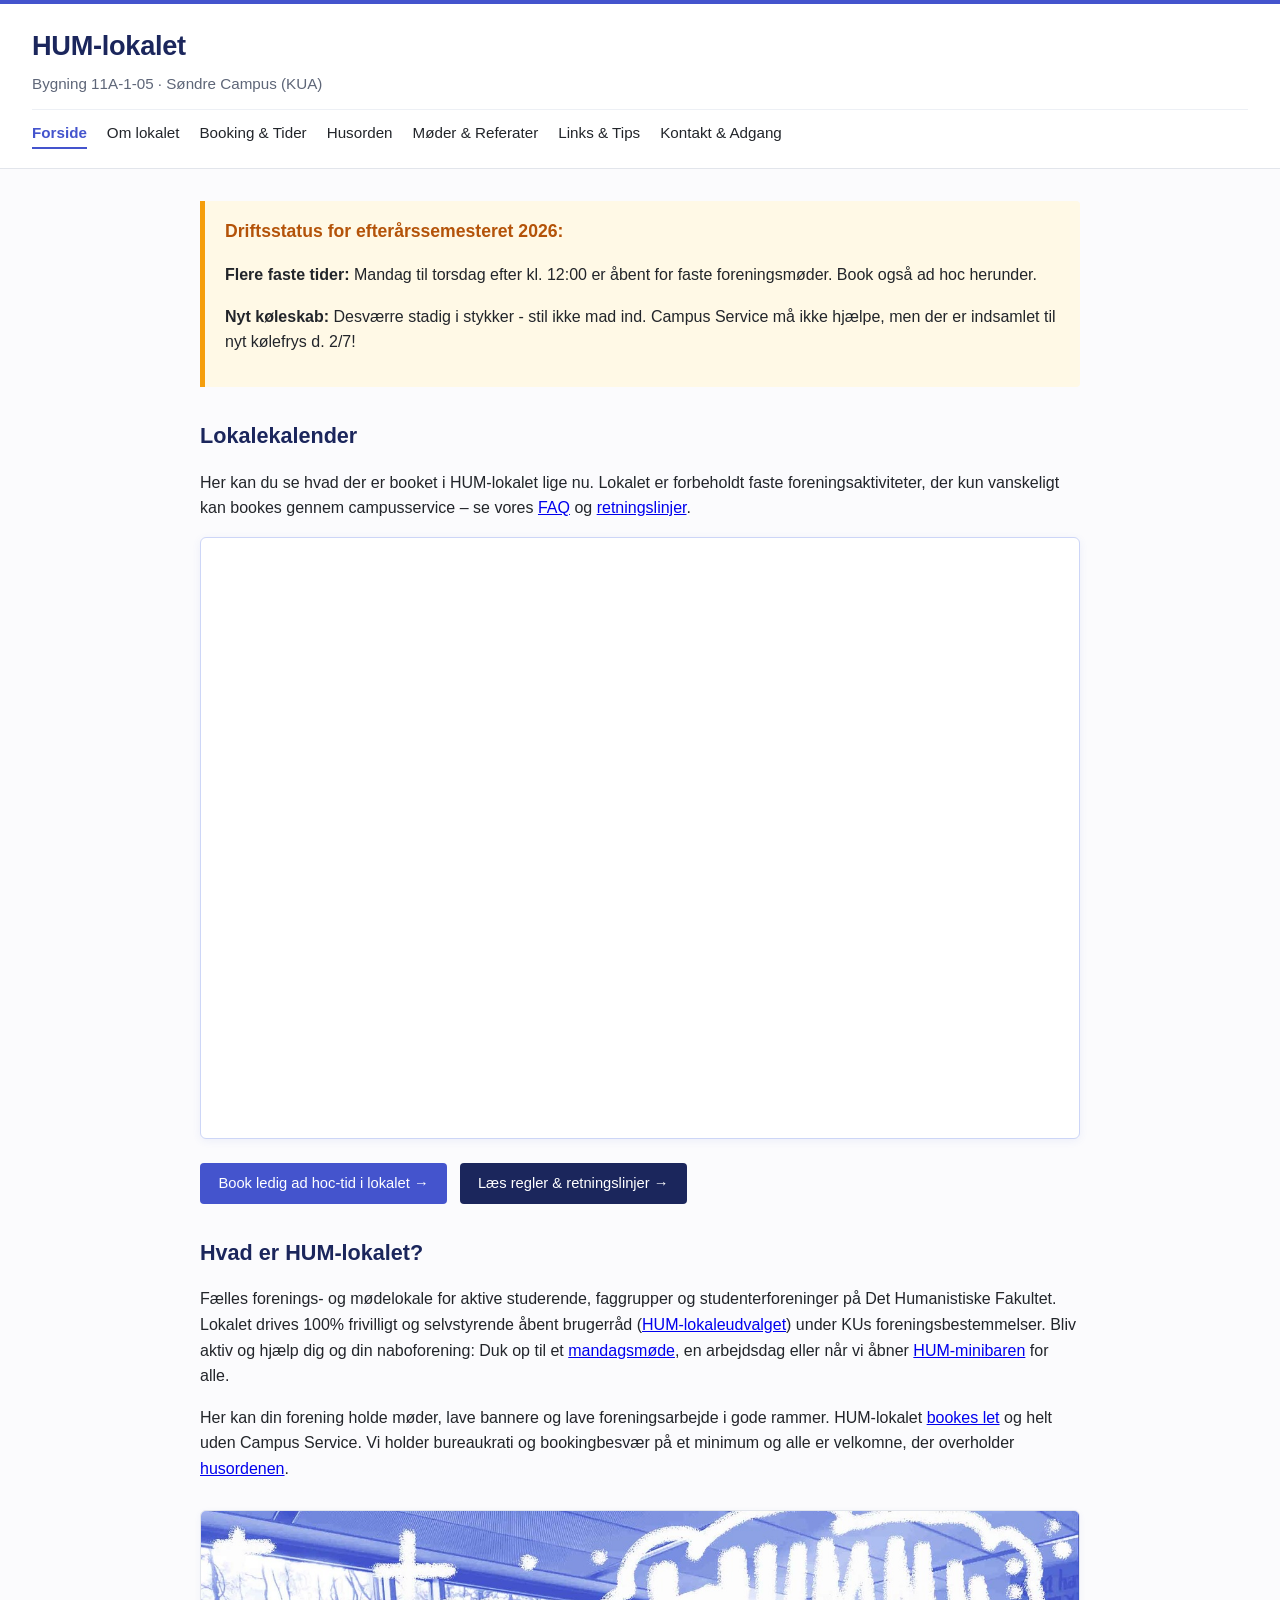
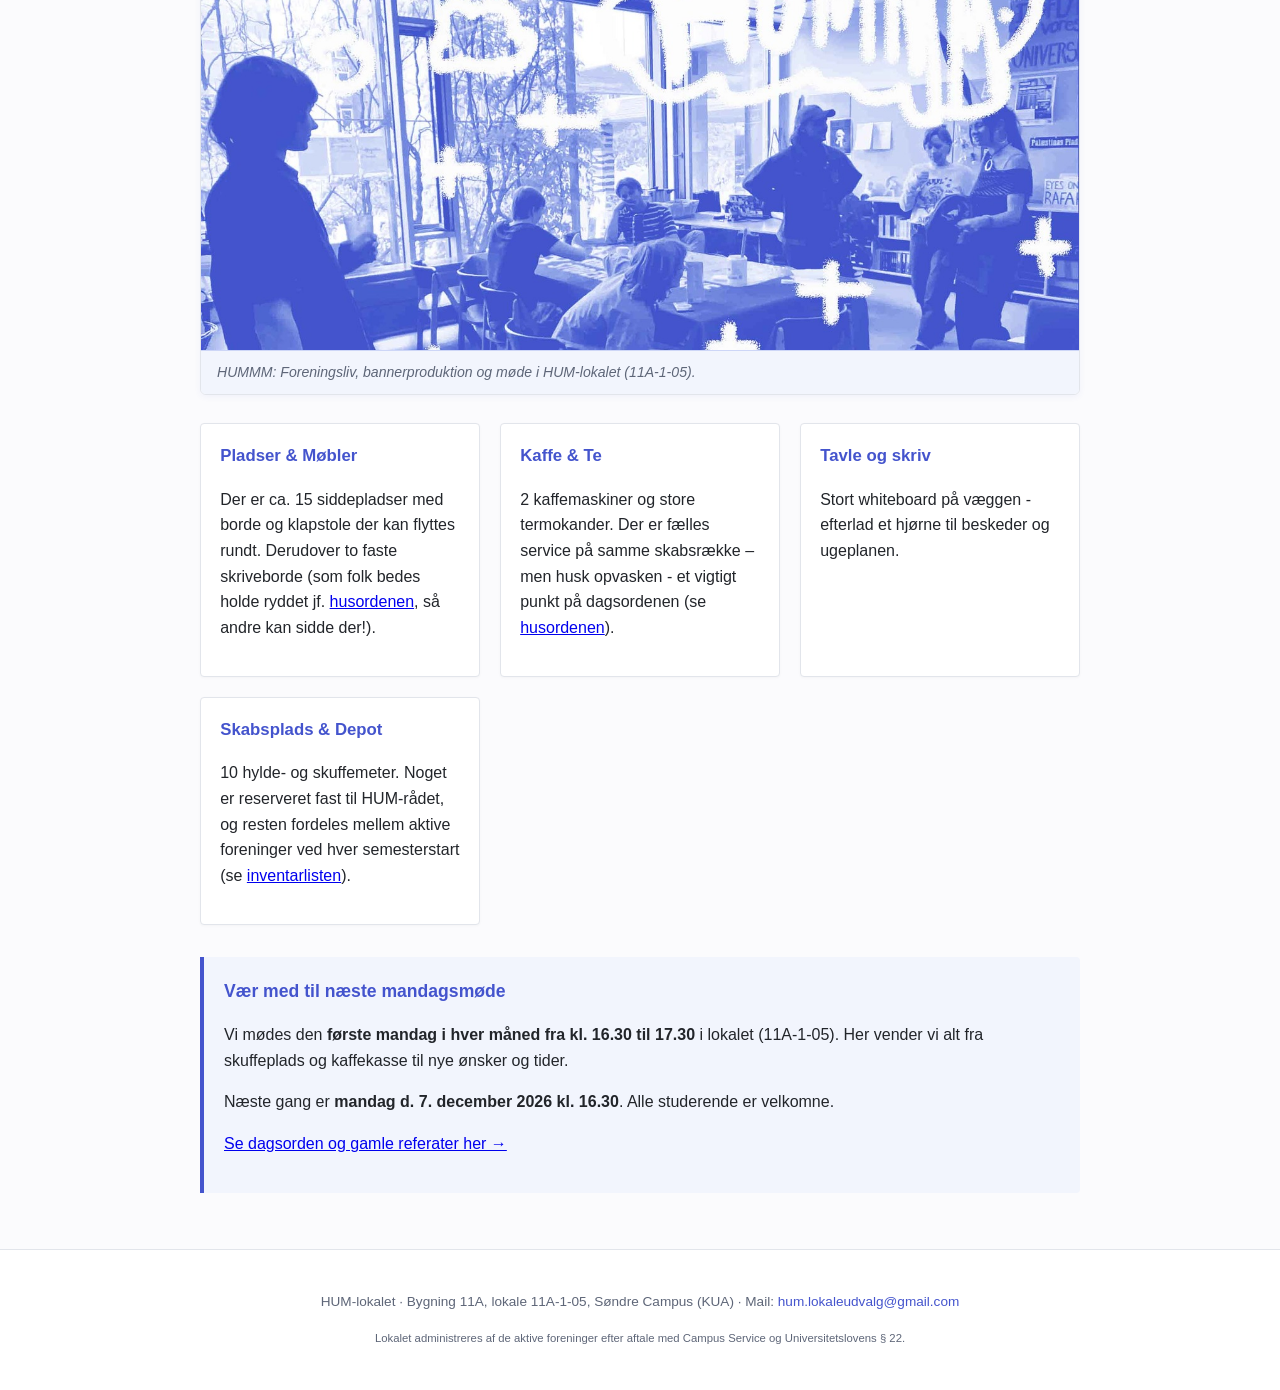
<file: index.html>
<!DOCTYPE html>
<html lang="da">
<head>
  <meta charset="UTF-8">
  <title>HUM-lokalet · Bygning 11A-1-05 · Søndre Campus (KUA)</title>
  <meta name="viewport" content="width=device-width, initial-scale=1.0">
  <link rel="stylesheet" href="/css/style.css">
</head>
<body>

  <header>
    <div class="header-inner">
      <h1>HUM-lokalet</h1>
      <p class="tagline">Bygning 11A-1-05 · Søndre Campus (KUA)</p>
    </div>
    <nav>
      <a href="/" class="active">Forside</a>
      <a href="/om/">Om lokalet</a>
      <a href="/booking/">Booking & Tider</a>
      <a href="/husorden/">Husorden</a>
      <a href="/moeder/">Møder & Referater</a>
      <a href="/ressourcer/">Links & Tips</a>
      <a href="/kontakt/">Kontakt & Adgang</a>
    </nav>
  </header>

  <main>
    <!-- Driftsstatus for efterårssemesteret 2026 -->
    <div class="notice-box">
      <h3>Driftsstatus for efterårssemesteret 2026:</h3>
      <p><strong>Flere faste tider:</strong> Mandag til torsdag efter kl. 12:00 er åbent for faste foreningsmøder. Book også ad hoc herunder.</p>
      <p><strong>Nyt køleskab:</strong> Desværre stadig i stykker - stil ikke mad ind. Campus Service må ikke hjælpe, men der er indsamlet til nyt kølefrys d. 2/7!</p>
    </div>

    <!-- Bookingkalenderen og funktionaliteten øverst -->
    <section class="calendar-section">
      <h2>Lokalekalender</h2>
      <p>Her kan du se hvad der er booket i HUM-lokalet lige nu. Lokalet er forbeholdt faste foreningsaktiviteter, der kun vanskeligt kan bookes gennem campusservice – se vores <a href="/booking/#faq">FAQ</a> og <a href="/booking/">retningslinjer</a>.</p>
      
      <div class="calendar-wrapper">
        <iframe src="https://calendar.google.com/calendar/embed?height=600&wkst=2&ctz=Europe%2FCopenhagen&mode=WEEK&hl=da&title=HUM-lokalet&showTz=0&src=aHVtLmxva2FsZXVkdmFsZ0BnbWFpbC5jb20&src=ZGEuZGFuaXNoI2hvbGlkYXlAZ3JvdXAudi5jYWxlbmRhci5nb29nbGUuY29t&color=%23039be5&color=%230b8043" style="border-width:0" width="100%" height="600" frameborder="0" scrolling="no"></iframe>
      </div>
      
      <p style="margin-top: 0.75rem;">
        <a href="https://calendar.google.com/calendar/appointments/schedules/AcZssZ1jp3ZjY6BK1qRwQJN4Qnzq2nO0DYPLTbCI2lCjQk_NJo_hct2kS0A90FhZgQ5IJQJiPuyJhNTt?gv=true" target="_blank" rel="noopener" class="btn">Book ledig ad hoc-tid i lokalet →</a>
        <a href="/booking/" class="btn" style="background: var(--dark-blue); margin-left: 0.5rem;">Læs regler & retningslinjer →</a>
      </p>
    </section>

    <section>
      <h2>Hvad er HUM-lokalet?</h2>
      <p>Fælles forenings- og mødelokale for aktive studerende, faggrupper og studenterforeninger på Det Humanistiske Fakultet. Lokalet drives 100% frivilligt og selvstyrende åbent brugerråd (<a href="/om/">HUM-lokaleudvalget</a>) under KUs foreningsbestemmelser. Bliv aktiv og hjælp dig og din naboforening: Duk op til et <a href="/moeder/">mandagsmøde</a>, en arbejdsdag eller når vi åbner <a href="/booking/">HUM-minibaren</a> for alle.</p>
      <p>Her kan din forening holde møder, lave bannere og lave foreningsarbejde i gode rammer. HUM-lokalet <a href="/booking/">bookes let</a> og helt uden Campus Service. Vi holder bureaukrati og bookingbesvær på et minimum og alle er velkomne, der overholder <a href="/husorden/">husordenen</a>.</p>
    </section>

    <!-- Det blå billede fra lokalet (croppet 1/3 i bunden) -->
    <figure class="featured-image">
      <img src="/img/uploads/img03-hmmm.jpg" alt="Møde, kaffe og fællesskab i HUM-lokalet">
      <figcaption>HUMMM: Foreningsliv, bannerproduktion og møde i HUM-lokalet (11A-1-05).</figcaption>
    </figure>

    <section class="boxes-grid">
      <div class="box">
        <h3>Pladser & Møbler</h3>
        <p>Der er ca. 15 siddepladser med borde og klapstole der kan flyttes rundt. Derudover to faste skriveborde (som folk bedes holde ryddet jf. <a href="/husorden/">husordenen</a>, så andre kan sidde der!).</p>
      </div>
      <div class="box">
        <h3>Kaffe & Te</h3>
        <p>2 kaffemaskiner og store termokander. Der er fælles service på samme skabsrække – men husk opvasken - et vigtigt punkt på dagsordenen (se <a href="/husorden/">husordenen</a>).</p>
      </div>
      <div class="box">
        <h3>Tavle og skriv</h3>
        <p>Stort whiteboard på væggen - efterlad et hjørne til beskeder og ugeplanen.</p>
      </div>
      <div class="box">
        <h3>Skabsplads & Depot</h3>
        <p>10 hylde- og skuffemeter. Noget er reserveret fast til HUM-rådet, og resten fordeles mellem aktive foreninger ved hver semesterstart (se <a href="/om/">inventarlisten</a>).</p>
      </div>
    </section>

    <section class="meeting-callout">
      <h3>Vær med til næste mandagsmøde</h3>
      <p>Vi mødes den <strong>første mandag i hver måned fra kl. 16.30 til 17.30</strong> i lokalet (11A-1-05). Her vender vi alt fra skuffeplads og kaffekasse til nye ønsker og tider.</p>
      <p>Næste gang er <strong>mandag d. 7. december 2026 kl. 16.30</strong>. Alle studerende er velkomne.</p>
      <p><a href="/moeder/">Se dagsorden og gamle referater her →</a></p>
    </section>
  </main>

  <footer>
    <p>HUM-lokalet · Bygning 11A, lokale 11A-1-05, Søndre Campus (KUA) · Mail: <a href="mailto:hum.lokaleudvalg@gmail.com">hum.lokaleudvalg@gmail.com</a></p>
    <p><small>Lokalet administreres af de aktive foreninger efter aftale med Campus Service og Universitetslovens § 22.</small></p>
  </footer>

</body>
</html>
</file>
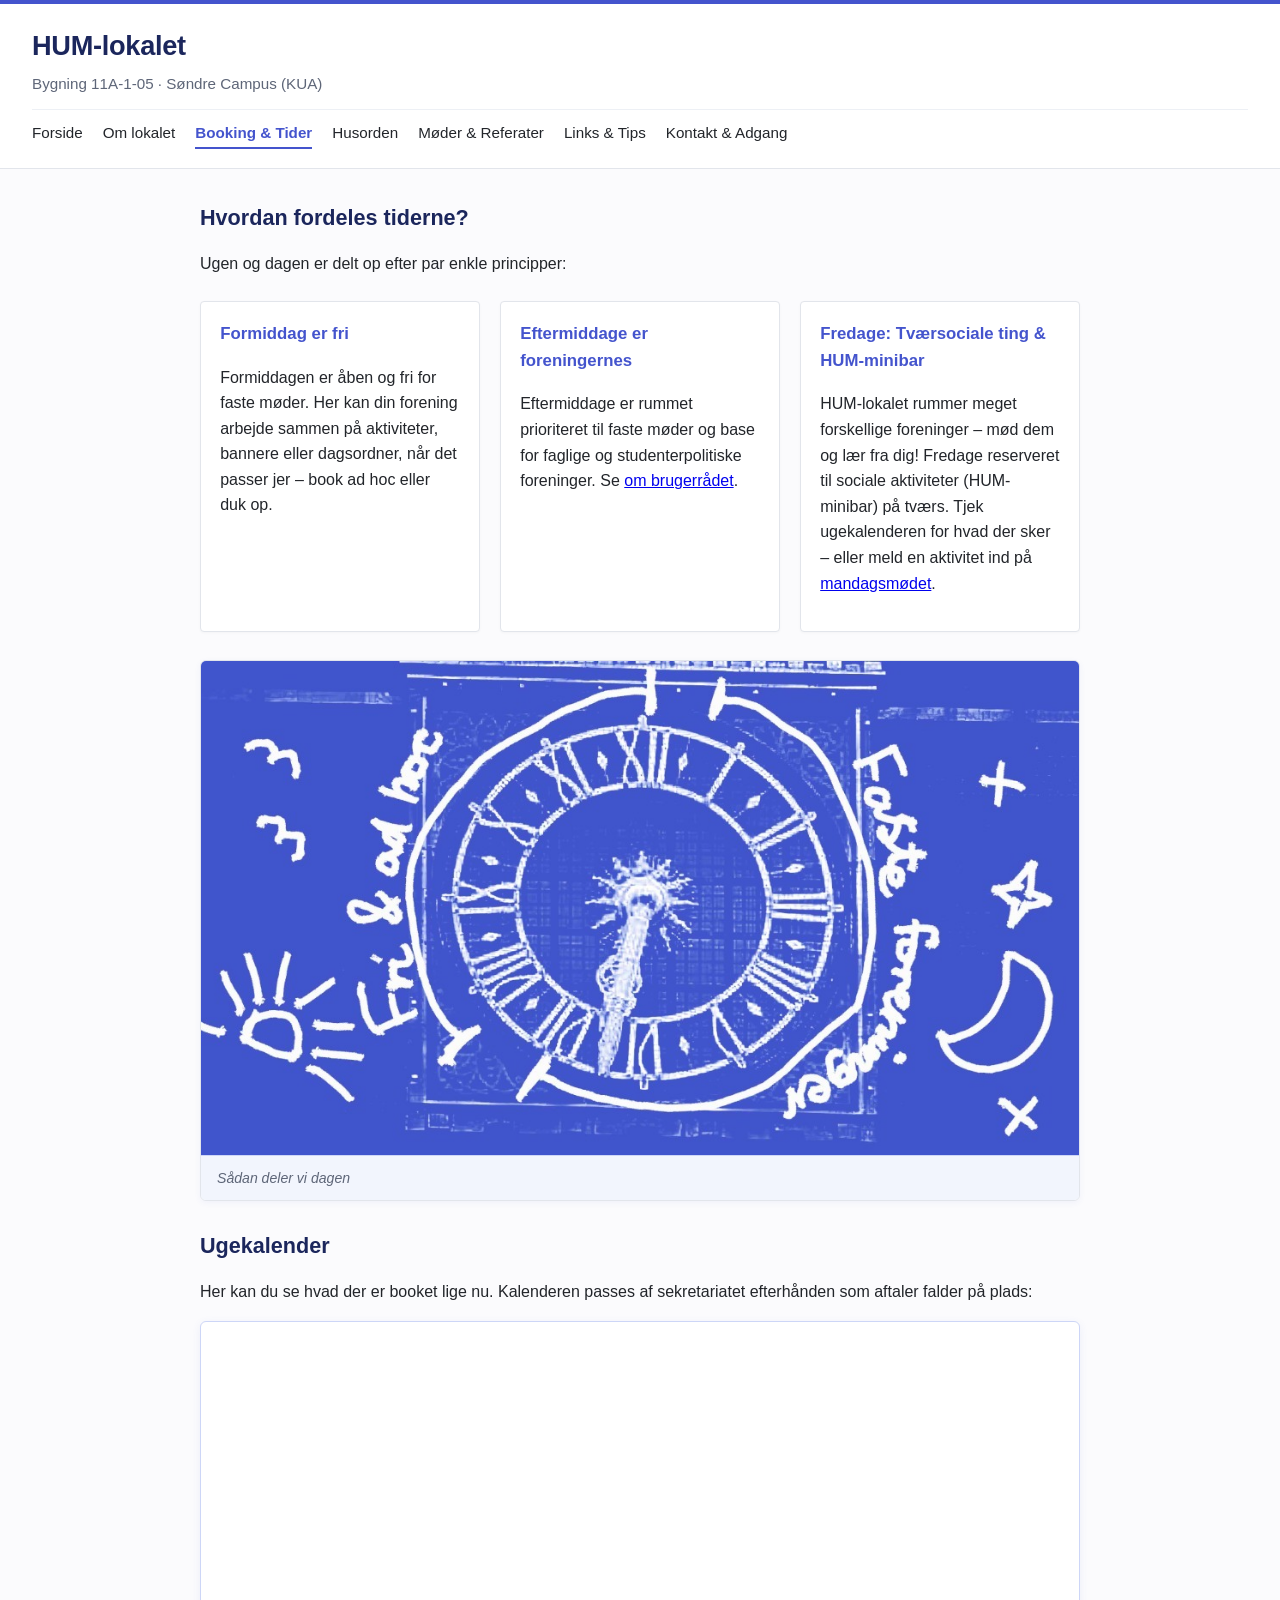
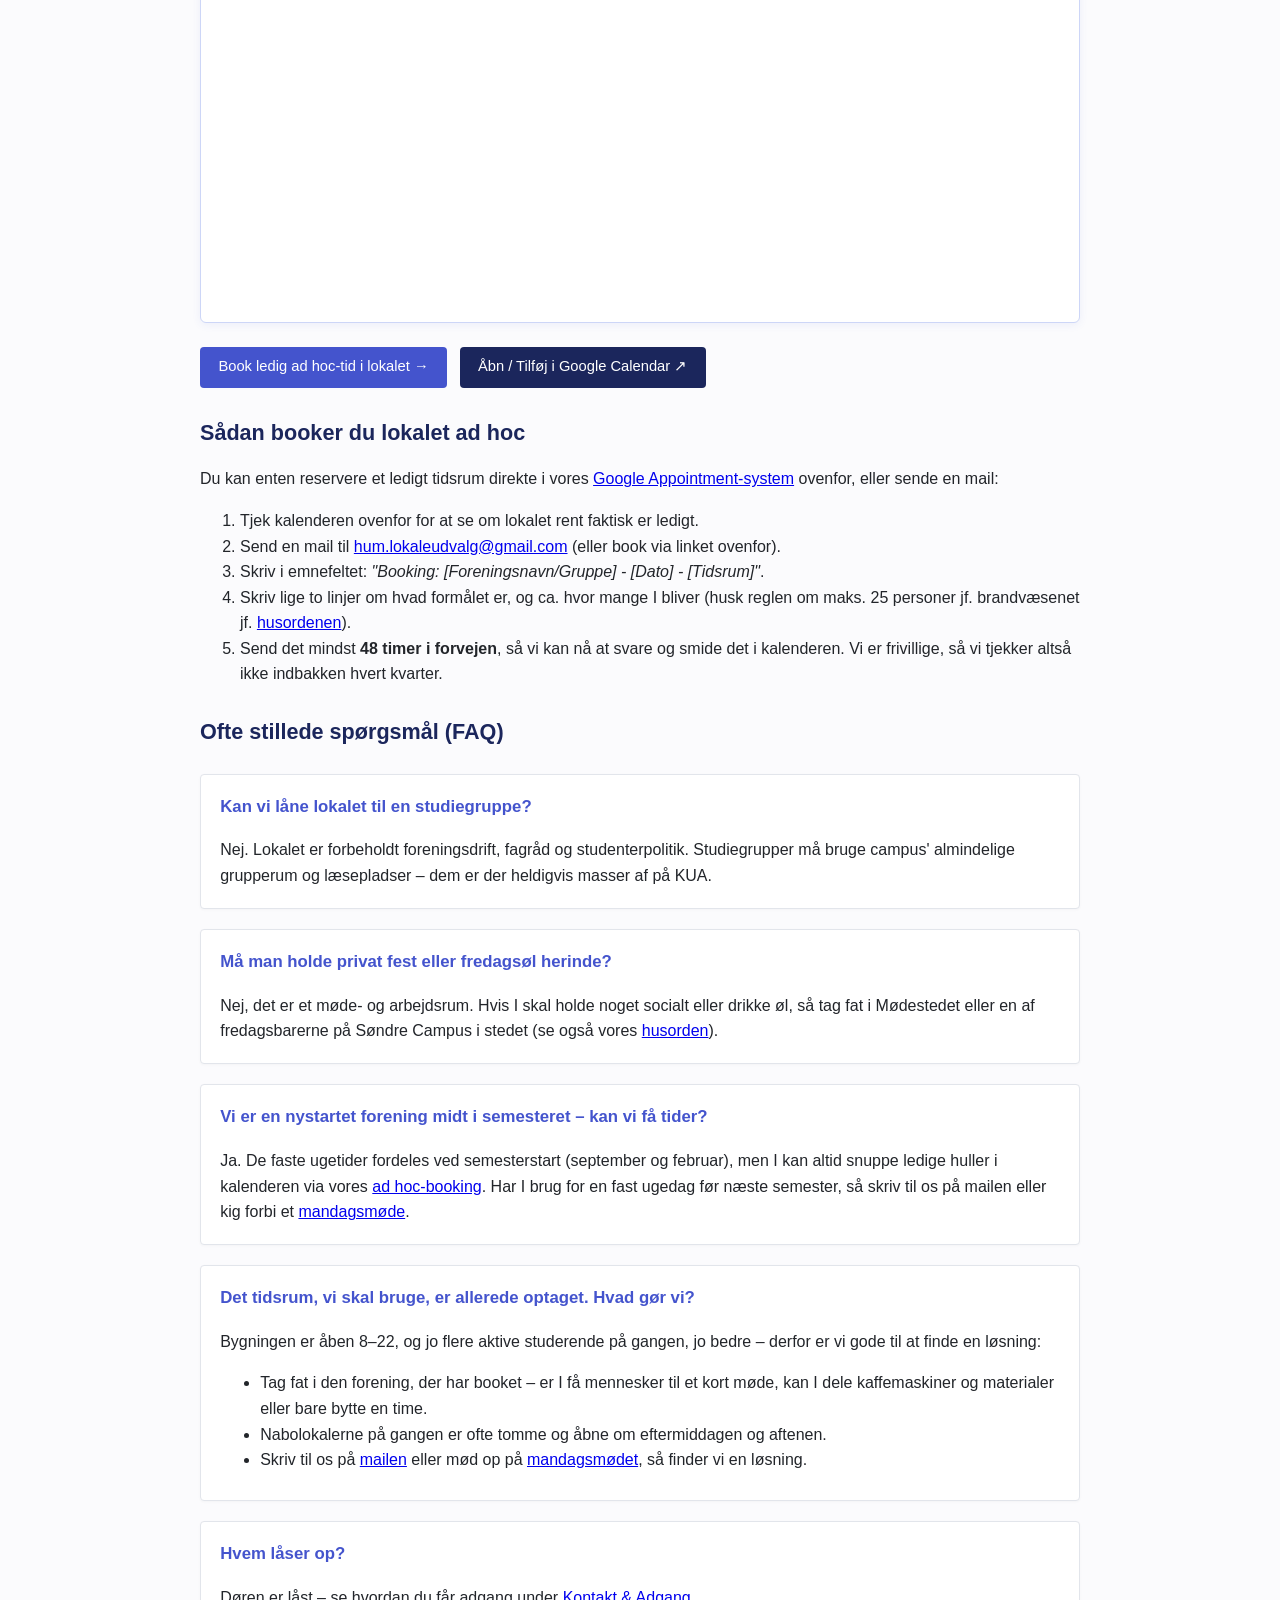
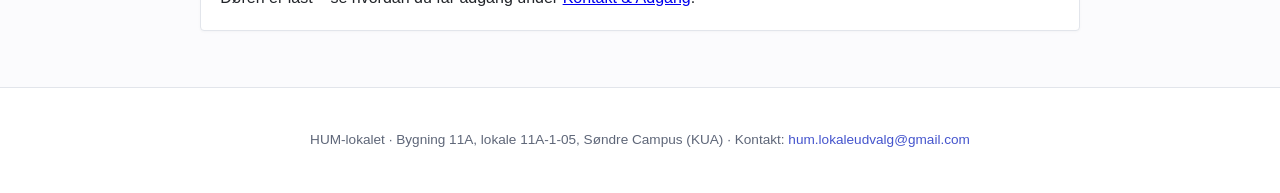
<file: booking/index.html>
<!DOCTYPE html>
<html lang="da">
<head>
  <meta charset="UTF-8">
  <title>Booking & Kalender | HUM-lokalet (11A-1-05)</title>
  <meta name="viewport" content="width=device-width, initial-scale=1.0">
  <link rel="stylesheet" href="/css/style.css">
</head>
<body>

  <header>
    <div class="header-inner">
      <h1>HUM-lokalet</h1>
      <p class="tagline">Bygning 11A-1-05 · Søndre Campus (KUA)</p>
    </div>
    <nav>
      <a href="/">Forside</a>
      <a href="/om/">Om lokalet</a>
      <a href="/booking/" class="active">Booking & Tider</a>
      <a href="/husorden/">Husorden</a>
      <a href="/moeder/">Møder & Referater</a>
      <a href="/ressourcer/">Links & Tips</a>
      <a href="/kontakt/">Kontakt & Adgang</a>
    </nav>
  </header>

  <main>
    <h2>Hvordan fordeles tiderne?</h2>
    <p>Ugen og dagen er delt op efter par enkle principper:</p>

    <div class="schedule-rules">
      <div class="rule-card">
        <h3>Formiddag er fri</h3>
        <p>Formiddagen er åben og fri for faste møder. Her kan din forening arbejde sammen på aktiviteter, bannere eller dagsordner, når det passer jer – book ad hoc eller duk op.</p>
      </div>

      <div class="rule-card">
        <h3>Eftermiddage er foreningernes</h3>
        <p>Eftermiddage er rummet prioriteret til faste møder og base for faglige og studenterpolitiske foreninger. Se <a href="/om/">om brugerrådet</a>.</p>
      </div>

      <div class="rule-card">
        <h3>Fredage: Tværsociale ting & HUM-minibar</h3>
        <p>HUM-lokalet rummer meget forskellige foreninger – mød dem og lær fra dig! Fredage reserveret til sociale aktiviteter (HUM-minibar) på tværs. Tjek ugekalenderen for hvad der sker – eller meld en aktivitet ind på <a href="/moeder/">mandagsmødet</a>.</p>
      </div>
    </div>

    <!-- Billede: Sådan deler vi dagen -->
    <figure class="featured-image">
      <img src="/img/uploads/del-dagen.jpg" alt="Sådan deler vi dagen">
      <figcaption>Sådan deler vi dagen</figcaption>
    </figure>

    <h2>Ugekalender</h2>
    <p>Her kan du se hvad der er booket lige nu. Kalenderen passes af sekretariatet efterhånden som aftaler falder på plads:</p>

    <div class="calendar-wrapper">
      <iframe src="https://calendar.google.com/calendar/embed?height=600&wkst=2&ctz=Europe%2FCopenhagen&mode=WEEK&hl=da&title=HUM-lokalet&showTz=0&src=aHVtLmxva2FsZXVkdmFsZ0BnbWFpbC5jb20&src=ZGEuZGFuaXNoI2hvbGlkYXlAZ3JvdXAudi5jYWxlbmRhci5nb29nbGUuY29t&color=%23039be5&color=%230b8043" style="border-width:0" width="100%" height="600" frameborder="0" scrolling="no"></iframe>
    </div>
    
    <p style="margin-top: 0.75rem;">
      <a href="https://calendar.google.com/calendar/appointments/schedules/AcZssZ1jp3ZjY6BK1qRwQJN4Qnzq2nO0DYPLTbCI2lCjQk_NJo_hct2kS0A90FhZgQ5IJQJiPuyJhNTt?gv=true" target="_blank" rel="noopener" class="btn">Book ledig ad hoc-tid i lokalet →</a>
      <a href="https://calendar.google.com/calendar/r?cid=aHVtLmxva2FsZXVkdmFsZ0BnbWFpbC5jb20" target="_blank" rel="noopener" class="btn" style="background: var(--dark-blue); margin-left: 0.5rem;">Åbn / Tilføj i Google Calendar ↗</a>
    </p>

    <h2>Sådan booker du lokalet ad hoc</h2>
    <p>Du kan enten reservere et ledigt tidsrum direkte i vores <a href="https://calendar.google.com/calendar/appointments/schedules/AcZssZ1jp3ZjY6BK1qRwQJN4Qnzq2nO0DYPLTbCI2lCjQk_NJo_hct2kS0A90FhZgQ5IJQJiPuyJhNTt?gv=true" target="_blank" rel="noopener">Google Appointment-system</a> ovenfor, eller sende en mail:</p>
    <ol>
      <li>Tjek kalenderen ovenfor for at se om lokalet rent faktisk er ledigt.</li>
      <li>Send en mail til <a href="mailto:hum.lokaleudvalg@gmail.com">hum.lokaleudvalg@gmail.com</a> (eller book via linket ovenfor).</li>
      <li>Skriv i emnefeltet: <em>"Booking: [Foreningsnavn/Gruppe] - [Dato] - [Tidsrum]"</em>.</li>
      <li>Skriv lige to linjer om hvad formålet er, og ca. hvor mange I bliver (husk reglen om maks. 25 personer jf. brandvæsenet jf. <a href="/husorden/">husordenen</a>).</li>
      <li>Send det mindst <strong>48 timer i forvejen</strong>, så vi kan nå at svare og smide det i kalenderen. Vi er frivillige, så vi tjekker altså ikke indbakken hvert kvarter.</li>
    </ol>

    <h2 id="faq">Ofte stillede spørgsmål (FAQ)</h2>
    <div class="faq-list">
      <div class="faq-item">
        <h3>Kan vi låne lokalet til en studiegruppe?</h3>
        <p>Nej. Lokalet er forbeholdt foreningsdrift, fagråd og studenterpolitik. Studiegrupper må bruge campus' almindelige grupperum og læsepladser – dem er der heldigvis masser af på KUA.</p>
      </div>

      <div class="faq-item">
        <h3>Må man holde privat fest eller fredagsøl herinde?</h3>
        <p>Nej, det er et møde- og arbejdsrum. Hvis I skal holde noget socialt eller drikke øl, så tag fat i Mødestedet eller en af fredagsbarerne på Søndre Campus i stedet (se også vores <a href="/husorden/">husorden</a>).</p>
      </div>

      <div class="faq-item">
        <h3>Vi er en nystartet forening midt i semesteret – kan vi få tider?</h3>
        <p>Ja. De faste ugetider fordeles ved semesterstart (september og februar), men I kan altid snuppe ledige huller i kalenderen via vores <a href="https://calendar.google.com/calendar/appointments/schedules/AcZssZ1jp3ZjY6BK1qRwQJN4Qnzq2nO0DYPLTbCI2lCjQk_NJo_hct2kS0A90FhZgQ5IJQJiPuyJhNTt?gv=true" target="_blank" rel="noopener">ad hoc-booking</a>. Har I brug for en fast ugedag før næste semester, så skriv til os på mailen eller kig forbi et <a href="/moeder/">mandagsmøde</a>.</p>
      </div>

      <div class="faq-item">
        <h3>Det tidsrum, vi skal bruge, er allerede optaget. Hvad gør vi?</h3>
        <p>Bygningen er åben 8–22, og jo flere aktive studerende på gangen, jo bedre – derfor er vi gode til at finde en løsning:</p>
        <ul style="margin-top: 0.5rem; margin-bottom: 0.5rem;">
          <li>Tag fat i den forening, der har booket – er I få mennesker til et kort møde, kan I dele kaffemaskiner og materialer eller bare bytte en time.</li>
          <li>Nabolokalerne på gangen er ofte tomme og åbne om eftermiddagen og aftenen.</li>
          <li>Skriv til os på <a href="mailto:hum.lokaleudvalg@gmail.com">mailen</a> eller mød op på <a href="/moeder/">mandagsmødet</a>, så finder vi en løsning.</li>
        </ul>
      </div>

      <div class="faq-item">
        <h3>Hvem låser op?</h3>
        <p>Døren er låst – se hvordan du får adgang under <a href="/kontakt/">Kontakt & Adgang</a>.</p>
      </div>
    </div>
  </main>

  <footer>
    <p>HUM-lokalet · Bygning 11A, lokale 11A-1-05, Søndre Campus (KUA) · Kontakt: <a href="mailto:hum.lokaleudvalg@gmail.com">hum.lokaleudvalg@gmail.com</a></p>
  </footer>

</body>
</html>
</file>
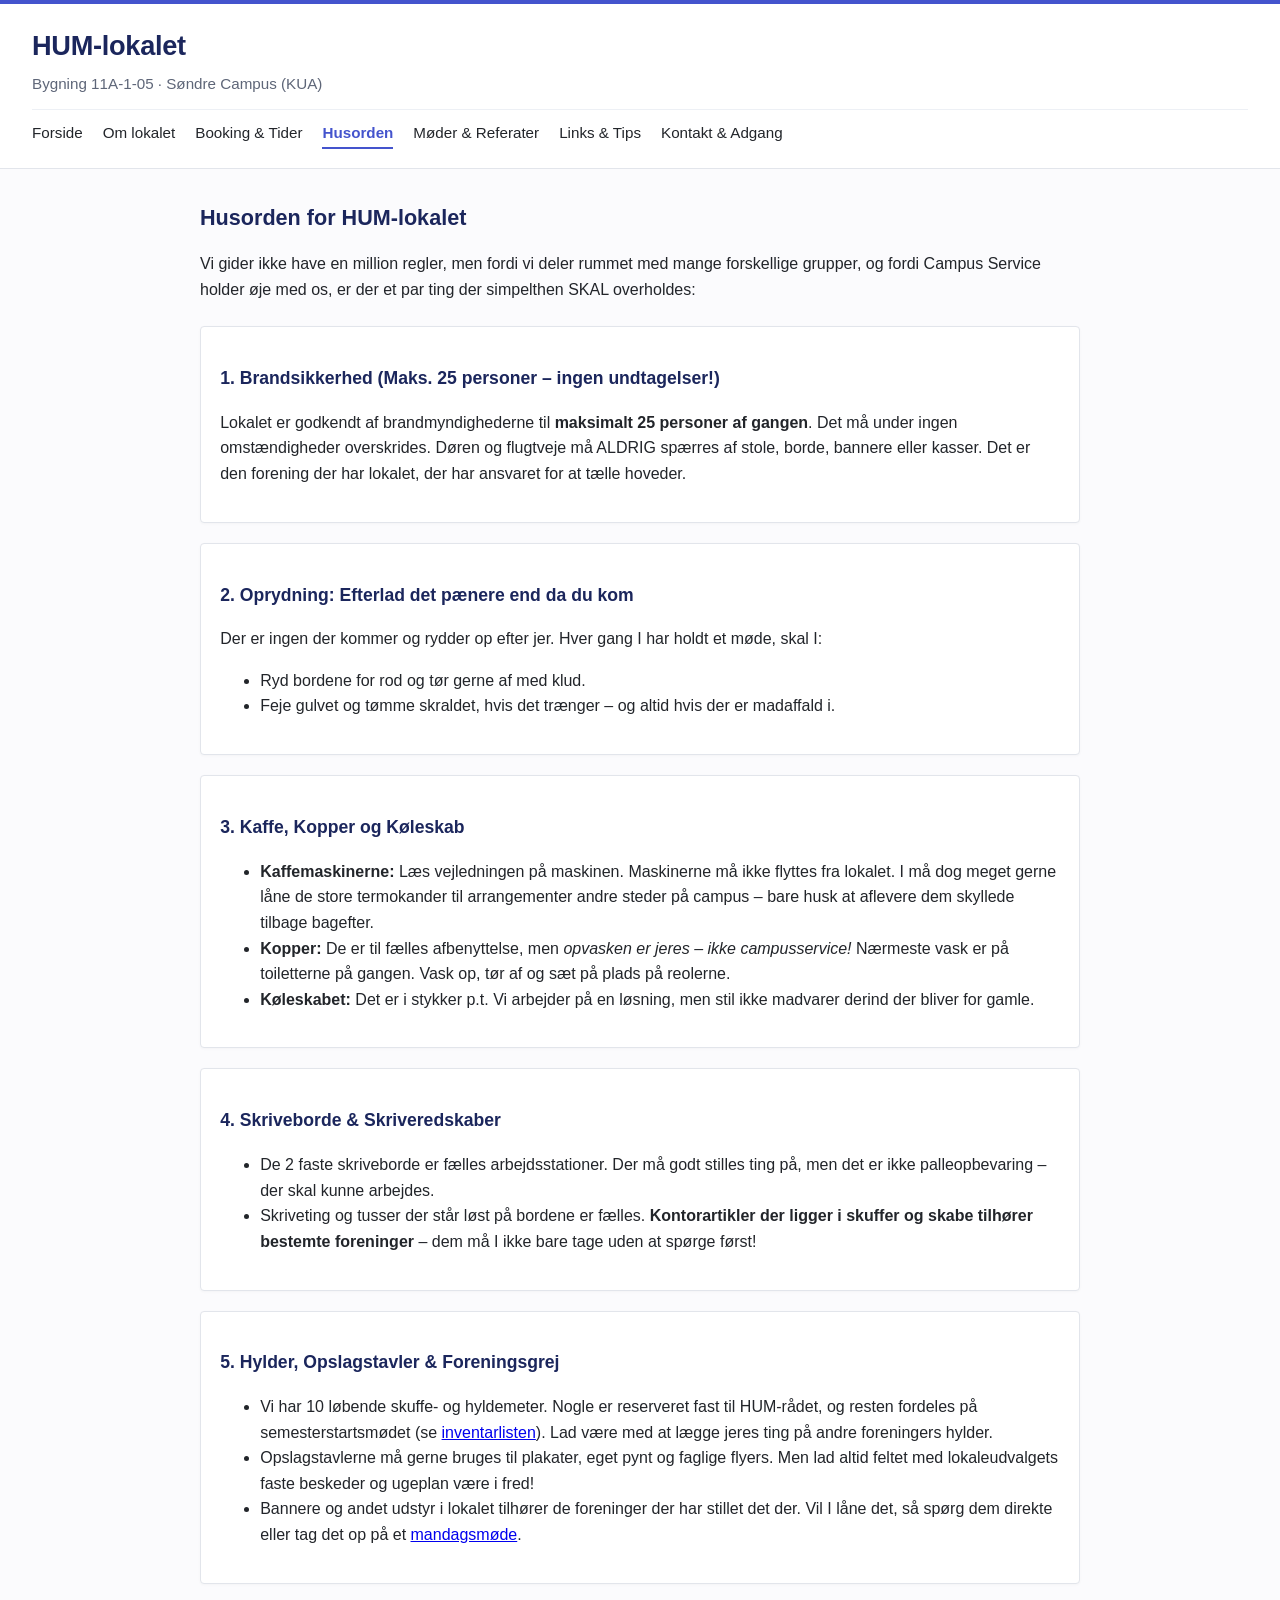
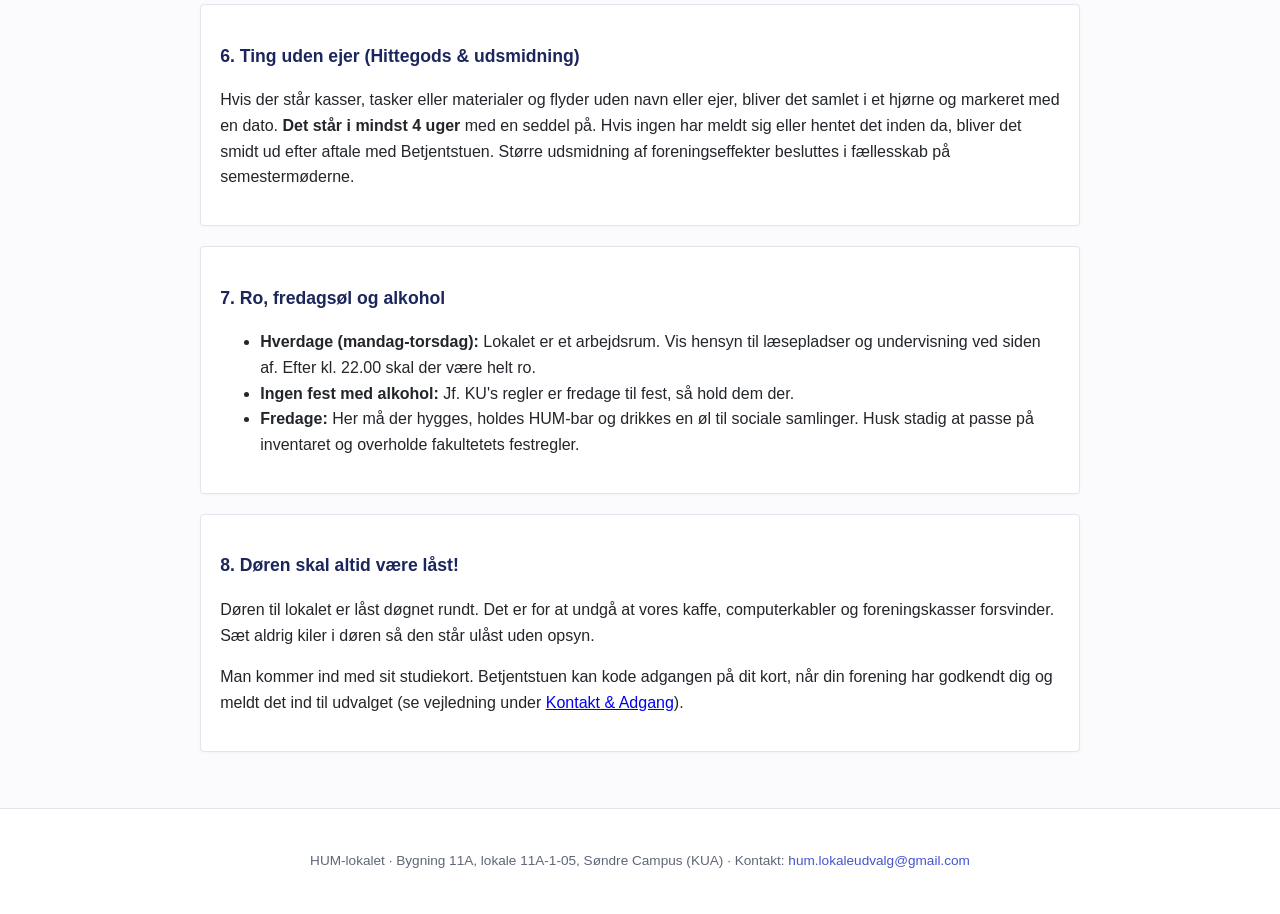
<file: husorden/index.html>
<!DOCTYPE html>
<html lang="da">
<head>
  <meta charset="UTF-8">
  <title>Husorden & Praktiske Regler | HUM-lokalet (11A-1-05)</title>
  <meta name="viewport" content="width=device-width, initial-scale=1.0">
  <link rel="stylesheet" href="/css/style.css">
</head>
<body>

  <header>
    <div class="header-inner">
      <h1>HUM-lokalet</h1>
      <p class="tagline">Bygning 11A-1-05 · Søndre Campus (KUA)</p>
    </div>
    <nav>
      <a href="/">Forside</a>
      <a href="/om/">Om lokalet</a>
      <a href="/booking/">Booking & Tider</a>
      <a href="/husorden/" class="active">Husorden</a>
      <a href="/moeder/">Møder & Referater</a>
      <a href="/ressourcer/">Links & Tips</a>
      <a href="/kontakt/">Kontakt & Adgang</a>
    </nav>
  </header>

  <main>
    <h2>Husorden for HUM-lokalet</h2>
    <p>Vi gider ikke have en million regler, men fordi vi deler rummet med mange forskellige grupper, og fordi Campus Service holder øje med os, er der et par ting der simpelthen SKAL overholdes:</p>

    <div class="house-rules-list">

      <article class="rule">
        <h3>1. Brandsikkerhed (Maks. 25 personer – ingen undtagelser!)</h3>
        <p>Lokalet er godkendt af brandmyndighederne til <strong>maksimalt 25 personer af gangen</strong>. Det må under ingen omstændigheder overskrides. Døren og flugtveje må ALDRIG spærres af stole, borde, bannere eller kasser. Det er den forening der har lokalet, der har ansvaret for at tælle hoveder.</p>
      </article>

      <article class="rule">
        <h3>2. Oprydning: Efterlad det pænere end da du kom</h3>
        <p>Der er ingen der kommer og rydder op efter jer. Hver gang I har holdt et møde, skal I:</p>
        <ul>
          <li>Ryd bordene for rod og tør gerne af med klud.</li>
          <li>Feje gulvet og tømme skraldet, hvis det trænger – og altid hvis der er madaffald i.</li>
        </ul>
      </article>

      <article class="rule">
        <h3>3. Kaffe, Kopper og Køleskab</h3>
        <ul>
          <li><strong>Kaffemaskinerne:</strong> Læs vejledningen på maskinen. Maskinerne må ikke flyttes fra lokalet. I må dog meget gerne låne de store termokander til arrangementer andre steder på campus – bare husk at aflevere dem skyllede tilbage bagefter.</li>
          <li><strong>Kopper:</strong> De er til fælles afbenyttelse, men <em>opvasken er jeres – ikke campusservice!</em> Nærmeste vask er på toiletterne på gangen. Vask op, tør af og sæt på plads på reolerne.</li>
          <li><strong>Køleskabet:</strong> Det er i stykker p.t. Vi arbejder på en løsning, men stil ikke madvarer derind der bliver for gamle.</li>
        </ul>
      </article>

      <article class="rule">
        <h3>4. Skriveborde & Skriveredskaber</h3>
        <ul>
          <li>De 2 faste skriveborde er fælles arbejdsstationer. Der må godt stilles ting på, men det er ikke palleopbevaring – der skal kunne arbejdes.</li>
          <li>Skriveting og tusser der står løst på bordene er fælles. <strong>Kontorartikler der ligger i skuffer og skabe tilhører bestemte foreninger</strong> – dem må I ikke bare tage uden at spørge først!</li>
        </ul>
      </article>

      <article class="rule">
        <h3>5. Hylder, Opslagstavler & Foreningsgrej</h3>
        <ul>
          <li>Vi har 10 løbende skuffe- og hyldemeter. Nogle er reserveret fast til HUM-rådet, og resten fordeles på semesterstartsmødet (se <a href="/om/">inventarlisten</a>). Lad være med at lægge jeres ting på andre foreningers hylder.</li>
          <li>Opslagstavlerne må gerne bruges til plakater, eget pynt og faglige flyers. Men lad altid feltet med lokaleudvalgets faste beskeder og ugeplan være i fred!</li>
          <li>Bannere og andet udstyr i lokalet tilhører de foreninger der har stillet det der. Vil I låne det, så spørg dem direkte eller tag det op på et <a href="/moeder/">mandagsmøde</a>.</li>
        </ul>
      </article>

      <article class="rule">
        <h3>6. Ting uden ejer (Hittegods & udsmidning)</h3>
        <p>Hvis der står kasser, tasker eller materialer og flyder uden navn eller ejer, bliver det samlet i et hjørne og markeret med en dato. <strong>Det står i mindst 4 uger</strong> med en seddel på. Hvis ingen har meldt sig eller hentet det inden da, bliver det smidt ud efter aftale med Betjentstuen. Større udsmidning af foreningseffekter besluttes i fællesskab på semestermøderne.</p>
      </article>

      <article class="rule">
        <h3>7. Ro, fredagsøl og alkohol</h3>
        <ul>
          <li><strong>Hverdage (mandag-torsdag):</strong> Lokalet er et arbejdsrum. Vis hensyn til læsepladser og undervisning ved siden af. Efter kl. 22.00 skal der være helt ro.</li>
          <li><strong>Ingen fest med alkohol:</strong> Jf. KU's regler er fredage til fest, så hold dem der.</li>
          <li><strong>Fredage:</strong> Her må der hygges, holdes HUM-bar og drikkes en øl til sociale samlinger. Husk stadig at passe på inventaret og overholde fakultetets festregler.</li>
        </ul>
      </article>

      <article class="rule">
        <h3>8. Døren skal altid være låst!</h3>
        <p>Døren til lokalet er låst døgnet rundt. Det er for at undgå at vores kaffe, computerkabler og foreningskasser forsvinder. Sæt aldrig kiler i døren så den står ulåst uden opsyn.</p>
        <p>Man kommer ind med sit studiekort. Betjentstuen kan kode adgangen på dit kort, når din forening har godkendt dig og meldt det ind til udvalget (se vejledning under <a href="/kontakt/">Kontakt & Adgang</a>).</p>
      </article>

    </div>
  </main>

  <footer>
    <p>HUM-lokalet · Bygning 11A, lokale 11A-1-05, Søndre Campus (KUA) · Kontakt: <a href="mailto:hum.lokaleudvalg@gmail.com">hum.lokaleudvalg@gmail.com</a></p>
  </footer>

</body>
</html>
</file>
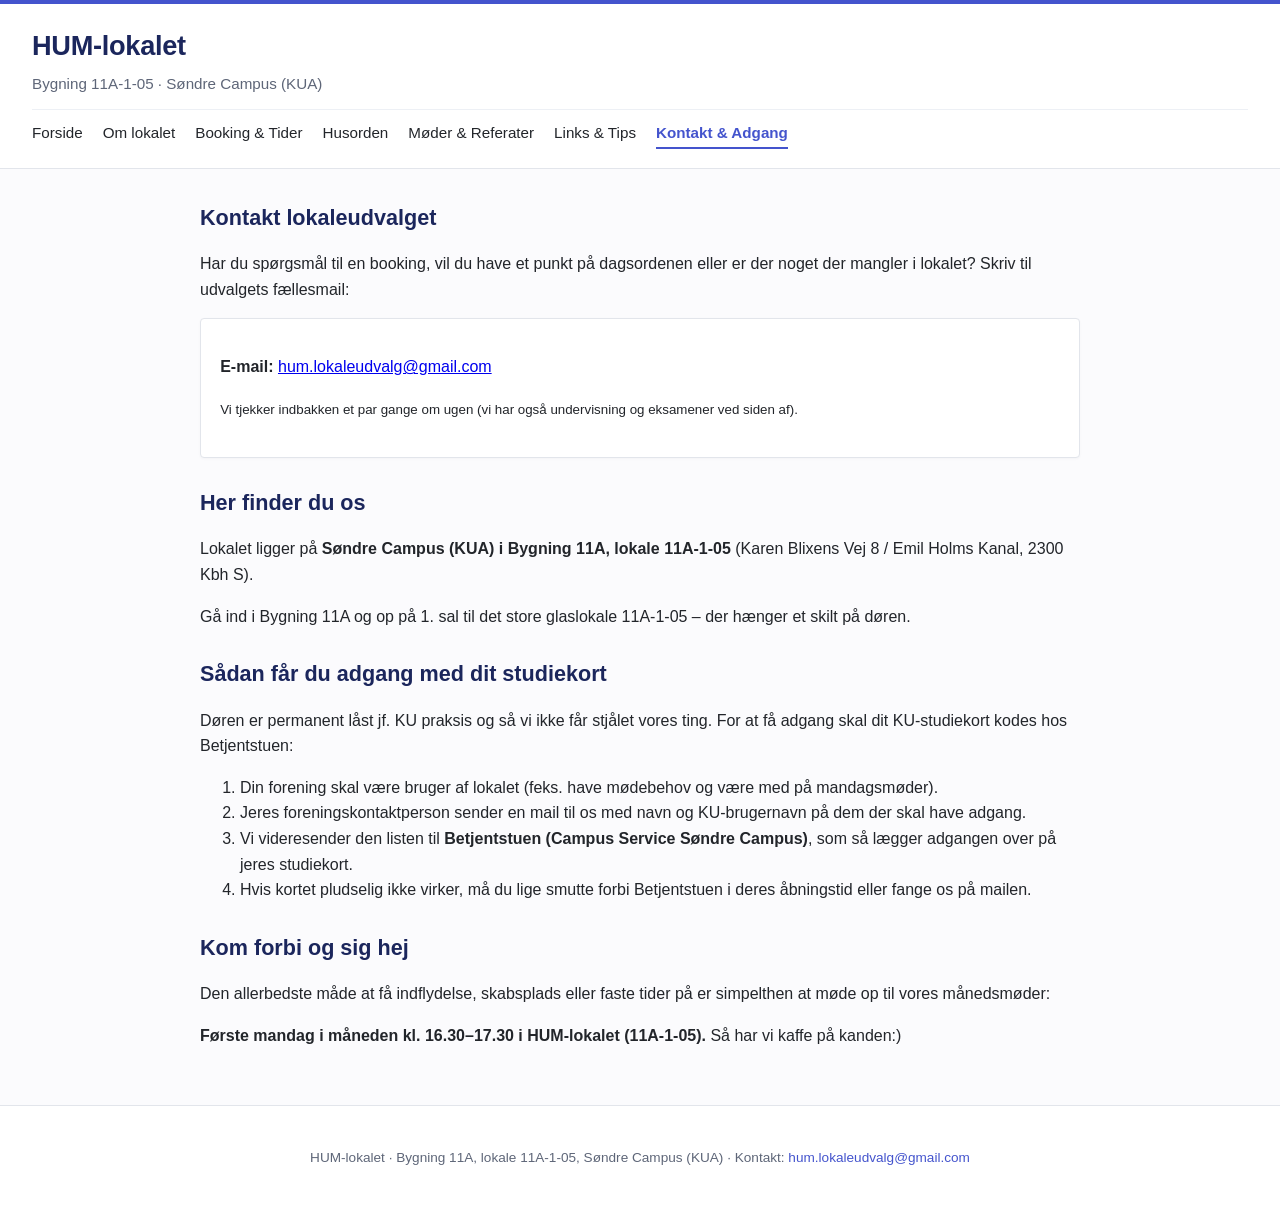
<file: kontakt/index.html>
<!DOCTYPE html>
<html lang="da">
<head>
  <meta charset="UTF-8">
  <title>Kontakt & Adgang | HUM-lokalet (11A-1-05)</title>
  <meta name="viewport" content="width=device-width, initial-scale=1.0">
  <link rel="stylesheet" href="/css/style.css">
</head>
<body>

  <header>
    <div class="header-inner">
      <h1>HUM-lokalet</h1>
      <p class="tagline">Bygning 11A-1-05 · Søndre Campus (KUA)</p>
    </div>
    <nav>
      <a href="/">Forside</a>
      <a href="/om/">Om lokalet</a>
      <a href="/booking/">Booking & Tider</a>
      <a href="/husorden/">Husorden</a>
      <a href="/moeder/">Møder & Referater</a>
      <a href="/ressourcer/">Links & Tips</a>
      <a href="/kontakt/" class="active">Kontakt & Adgang</a>
    </nav>
  </header>

  <main>
    <h2>Kontakt lokaleudvalget</h2>
    <p>Har du spørgsmål til en booking, vil du have et punkt på dagsordenen eller er der noget der mangler i lokalet? Skriv til udvalgets fællesmail:</p>
    
    <div class="mail-box">
      <p><strong>E-mail:</strong> <a href="mailto:hum.lokaleudvalg@gmail.com">hum.lokaleudvalg@gmail.com</a></p>
      <p><small>Vi tjekker indbakken et par gange om ugen (vi har også undervisning og eksamener ved siden af).</small></p>
    </div>

    <h2>Her finder du os</h2>
    <p>Lokalet ligger på <strong>Søndre Campus (KUA) i Bygning 11A, lokale 11A-1-05</strong> (Karen Blixens Vej 8 / Emil Holms Kanal, 2300 Kbh S).</p>
    <p>Gå ind i Bygning 11A og op på 1. sal til det store glaslokale 11A-1-05 – der hænger et skilt på døren.</p>

    <h2>Sådan får du adgang med dit studiekort</h2>
    <p>Døren er permanent låst jf. KU praksis og så vi ikke får stjålet vores ting. For at få adgang skal dit KU-studiekort kodes hos Betjentstuen:</p>
    <ol>
      <li>Din forening skal være bruger af lokalet (feks. have mødebehov og være med på mandagsmøder).</li>
      <li>Jeres foreningskontaktperson sender en mail til os med navn og KU-brugernavn på dem der skal have adgang.</li>
      <li>Vi videresender den listen til <strong>Betjentstuen (Campus Service Søndre Campus)</strong>, som så lægger adgangen over på jeres studiekort.</li>
      <li>Hvis kortet pludselig ikke virker, må du lige smutte forbi Betjentstuen i deres åbningstid eller fange os på mailen.</li>
    </ol>

    <h2>Kom forbi og sig hej</h2>
    <p>Den allerbedste måde at få indflydelse, skabsplads eller faste tider på er simpelthen at møde op til vores månedsmøder:</p>
    <p><strong>Første mandag i måneden kl. 16.30–17.30 i HUM-lokalet (11A-1-05).</strong> Så har vi kaffe på kanden:)</p>
  </main>

  <footer>
    <p>HUM-lokalet · Bygning 11A, lokale 11A-1-05, Søndre Campus (KUA) · Kontakt: <a href="mailto:hum.lokaleudvalg@gmail.com">hum.lokaleudvalg@gmail.com</a></p>
  </footer>

</body>
</html>
</file>
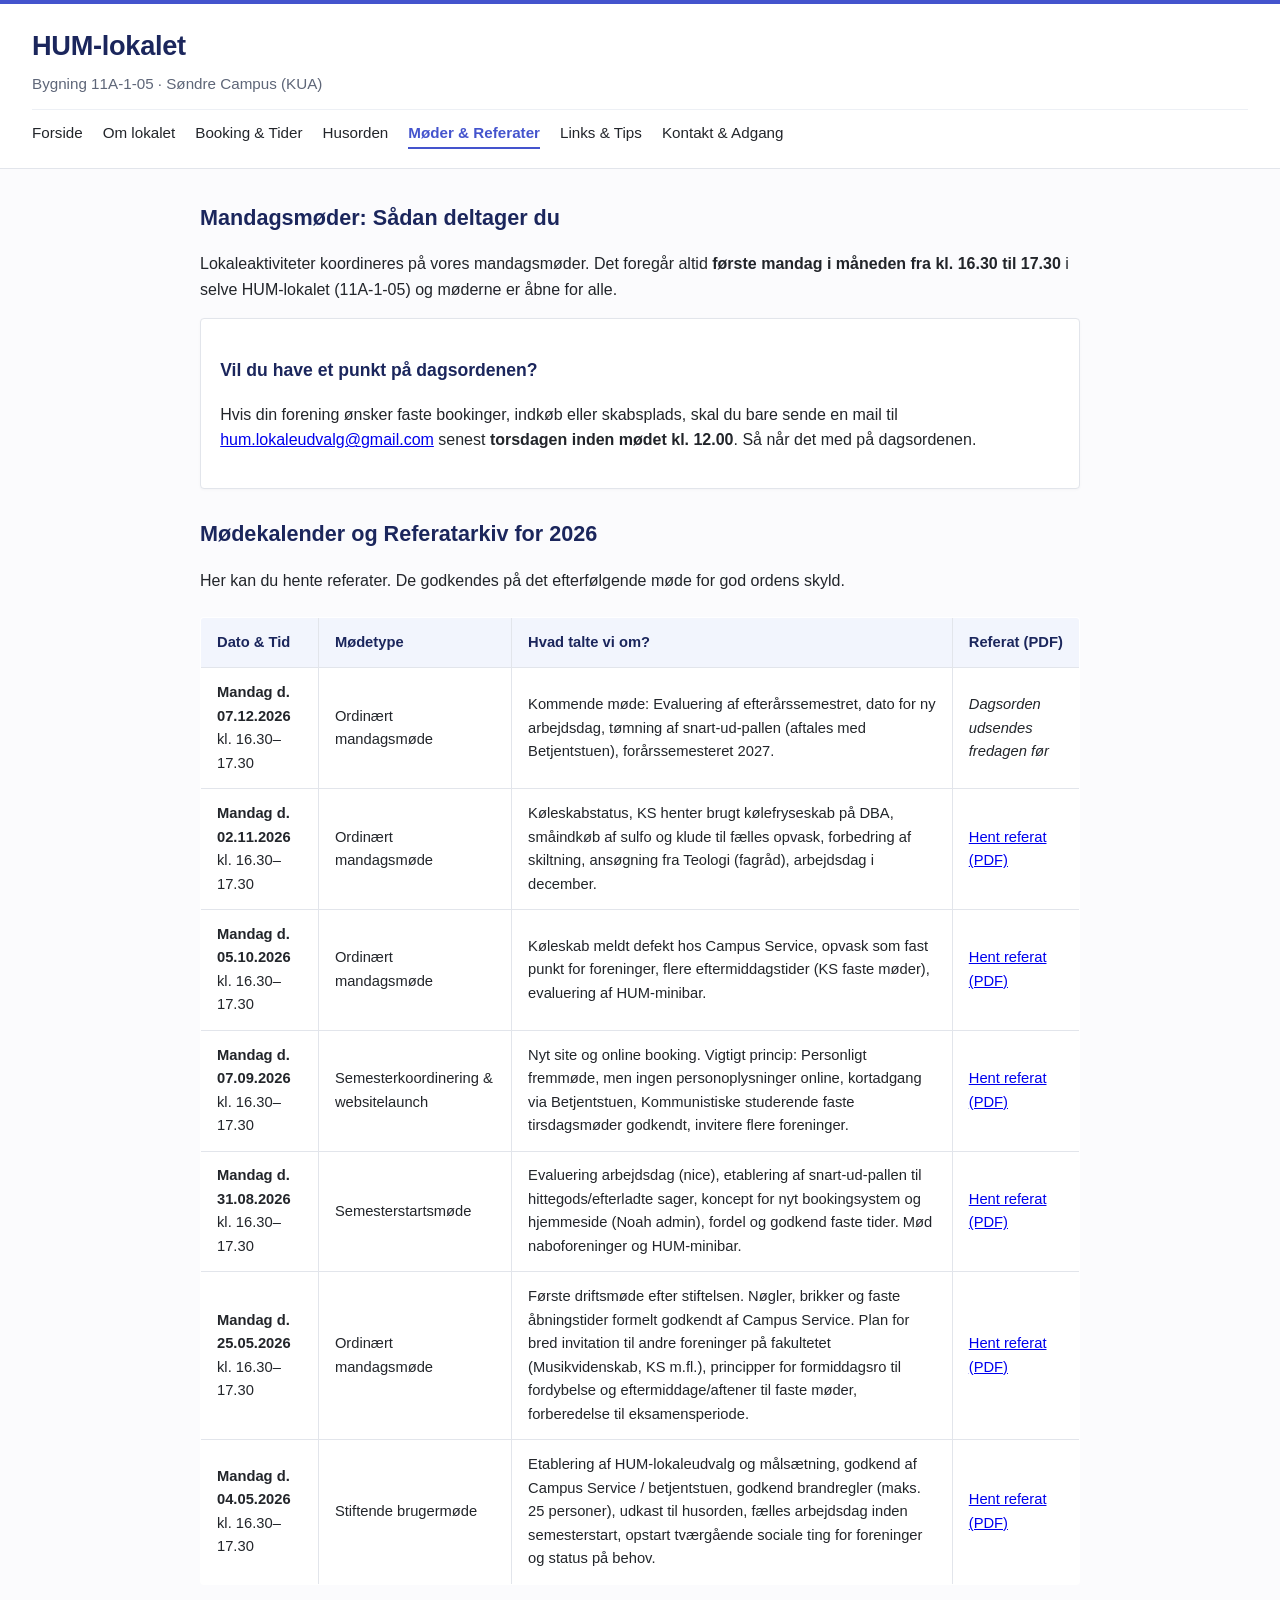
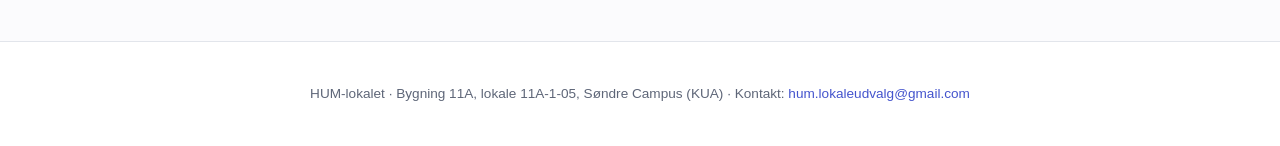
<file: moeder/index.html>
<!DOCTYPE html>
<html lang="da">
<head>
  <meta charset="UTF-8">
  <title>Møder & Referatarkiv | HUM-lokalet (11A-1-05)</title>
  <meta name="viewport" content="width=device-width, initial-scale=1.0">
  <link rel="stylesheet" href="/css/style.css">
</head>
<body>

  <header>
    <div class="header-inner">
      <h1>HUM-lokalet</h1>
      <p class="tagline">Bygning 11A-1-05 · Søndre Campus (KUA)</p>
    </div>
    <nav>
      <a href="/">Forside</a>
      <a href="/om/">Om lokalet</a>
      <a href="/booking/">Booking & Tider</a>
      <a href="/husorden/">Husorden</a>
      <a href="/moeder/" class="active">Møder & Referater</a>
      <a href="/ressourcer/">Links & Tips</a>
      <a href="/kontakt/">Kontakt & Adgang</a>
    </nav>
  </header>

  <main>
    <h2>Mandagsmøder: Sådan deltager du</h2>
    <p>Lokaleaktiviteter koordineres på vores mandagsmøder. Det foregår altid <strong>første mandag i måneden fra kl. 16.30 til 17.30</strong> i selve HUM-lokalet (11A-1-05) og møderne er åbne for alle.</p>
    
    <div class="info-card">
      <h3>Vil du have et punkt på dagsordenen?</h3>
      <p>Hvis din forening ønsker faste bookinger, indkøb eller skabsplads, skal du bare sende en mail til <a href="mailto:hum.lokaleudvalg@gmail.com">hum.lokaleudvalg@gmail.com</a> senest <strong>torsdagen inden mødet kl. 12.00</strong>. Så når det med på dagsordenen.</p>
    </div>

    <h2>Mødekalender og Referatarkiv for 2026</h2>
    <p>Her kan du hente referater. De godkendes på det efterfølgende møde for god ordens skyld.</p>

    <table class="archive-table">
      <thead>
        <tr>
          <th>Dato & Tid</th>
          <th>Mødetype</th>
          <th>Hvad talte vi om?</th>
          <th>Referat (PDF)</th>
        </tr>
      </thead>
      <tbody>
        <tr>
          <td><strong>Mandag d. 07.12.2026</strong><br>kl. 16.30–17.30</td>
          <td>Ordinært mandagsmøde</td>
          <td>Kommende møde: Evaluering af efterårssemestret, dato for ny arbejdsdag, tømning af snart-ud-pallen (aftales med Betjentstuen), forårssemesteret 2027.</td>
          <td><em>Dagsorden udsendes fredagen før</em></td>
        </tr>
        <tr>
          <td><strong>Mandag d. 02.11.2026</strong><br>kl. 16.30–17.30</td>
          <td>Ordinært mandagsmøde</td>
          <td>Køleskabstatus, KS henter brugt kølefryseskab på DBA, småindkøb af sulfo og klude til fælles opvask, forbedring af skiltning, ansøgning fra Teologi (fagråd), arbejdsdag i december.</td>
          <td><a href="/referater/Mandagsm%C3%B8de%202:11%20%E2%80%93%20HUM-lokaleudvalg%20(11A-1-05).pdf">Hent referat (PDF)</a></td>
        </tr>
        <tr>
          <td><strong>Mandag d. 05.10.2026</strong><br>kl. 16.30–17.30</td>
          <td>Ordinært mandagsmøde</td>
          <td>Køleskab meldt defekt hos Campus Service, opvask som fast punkt for foreninger, flere eftermiddagstider (KS faste møder), evaluering af HUM-minibar.</td>
          <td><a href="/referater/Mandagsm%C3%B8de%205:10%20%E2%80%93%20HUM-lokaleudvalg%20(11A-1-05).pdf">Hent referat (PDF)</a></td>
        </tr>
        <tr>
          <td><strong>Mandag d. 07.09.2026</strong><br>kl. 16.30–17.30</td>
          <td>Semesterkoordinering & websitelaunch</td>
          <td>Nyt site og online booking. Vigtigt princip: Personligt fremmøde, men ingen personoplysninger online, kortadgang via Betjentstuen, Kommunistiske studerende faste tirsdagsmøder godkendt, invitere flere foreninger.</td>
          <td><a href="/referater/Mandagsm%C3%B8de%207:09%20%E2%80%93%20HUM-lokaleudvalg%20(11A-1-05).pdf">Hent referat (PDF)</a></td>
        </tr>
        <tr>
          <td><strong>Mandag d. 31.08.2026</strong><br>kl. 16.30–17.30</td>
          <td>Semesterstartsmøde</td>
          <td>Evaluering arbejdsdag (nice), etablering af snart-ud-pallen til hittegods/efterladte sager, koncept for nyt bookingsystem og hjemmeside (Noah admin), fordel og godkend faste tider. Mød naboforeninger og HUM-minibar.</td>
          <td><a href="/referater/Semesterstartsm%C3%B8de%20%2031:8%20%E2%80%93%20HUM-lokaleudvalg%20(11A-1-05).pdf">Hent referat (PDF)</a></td>
        </tr>
        <tr>
          <td><strong>Mandag d. 25.05.2026</strong><br>kl. 16.30–17.30</td>
          <td>Ordinært mandagsmøde</td>
          <td>Første driftsmøde efter stiftelsen. Nøgler, brikker og faste åbningstider formelt godkendt af Campus Service. Plan for bred invitation til andre foreninger på fakultetet (Musikvidenskab, KS m.fl.), principper for formiddagsro til fordybelse og eftermiddage/aftener til faste møder, forberedelse til eksamensperiode.</td>
          <td><a href="/referater/Mandagsm%C3%B8de%2025:5%20%E2%80%93%20HUM-lokaleudvalg%20(11A-1-05).pdf">Hent referat (PDF)</a></td>
        </tr>
        <tr>
          <td><strong>Mandag d. 04.05.2026</strong><br>kl. 16.30–17.30</td>
          <td>Stiftende brugermøde</td>
          <td>Etablering af HUM-lokaleudvalg og målsætning, godkend af Campus Service / betjentstuen, godkend brandregler (maks. 25 personer), udkast til husorden, fælles arbejdsdag inden semesterstart, opstart tværgående sociale ting for foreninger og status på behov.</td>
          <td><a href="/referater/HUM-lokaleudvalg%20(11A-1-05)%20-%20brugerm%C3%B8de%20stiftende.pdf">Hent referat (PDF)</a></td>
        </tr>
      </tbody>
    </table>
  </main>

  <footer>
    <p>HUM-lokalet · Bygning 11A, lokale 11A-1-05, Søndre Campus (KUA) · Kontakt: <a href="mailto:hum.lokaleudvalg@gmail.com">hum.lokaleudvalg@gmail.com</a></p>
  </footer>

</body>
</html>
</file>
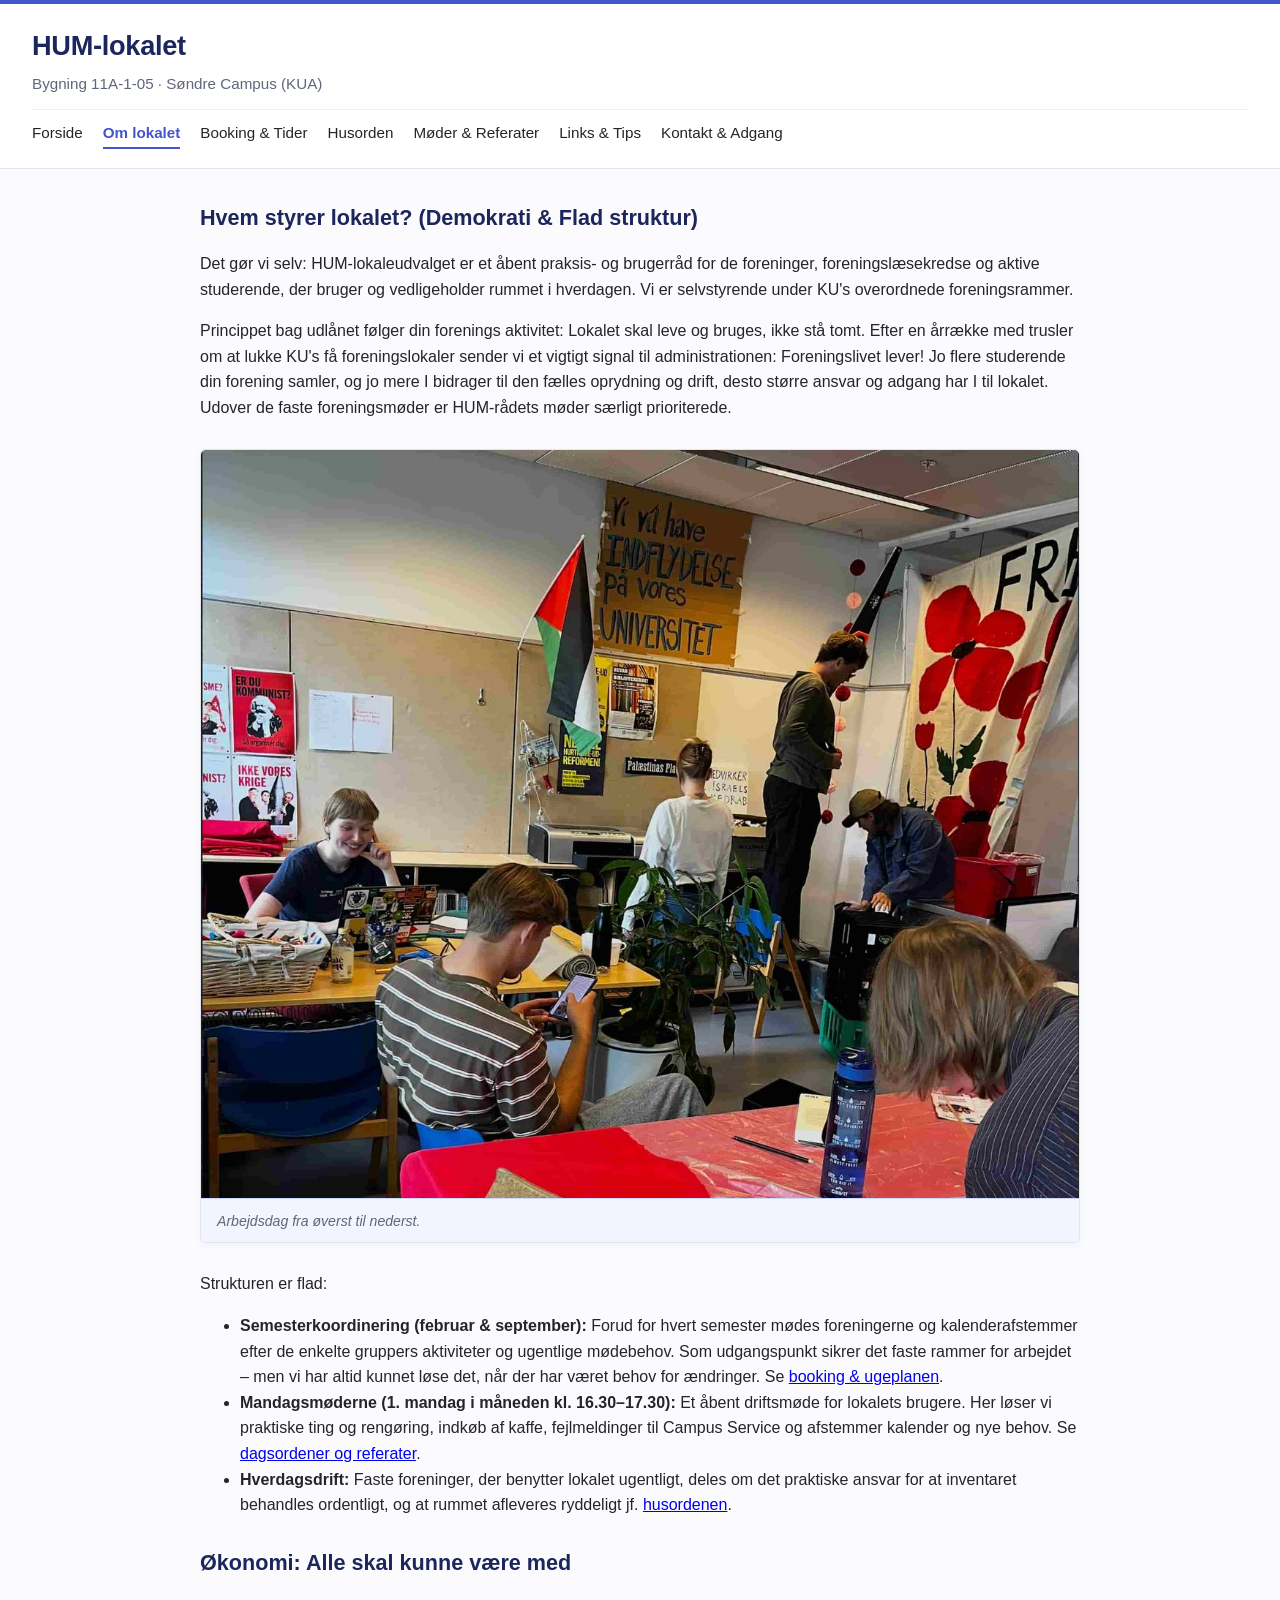
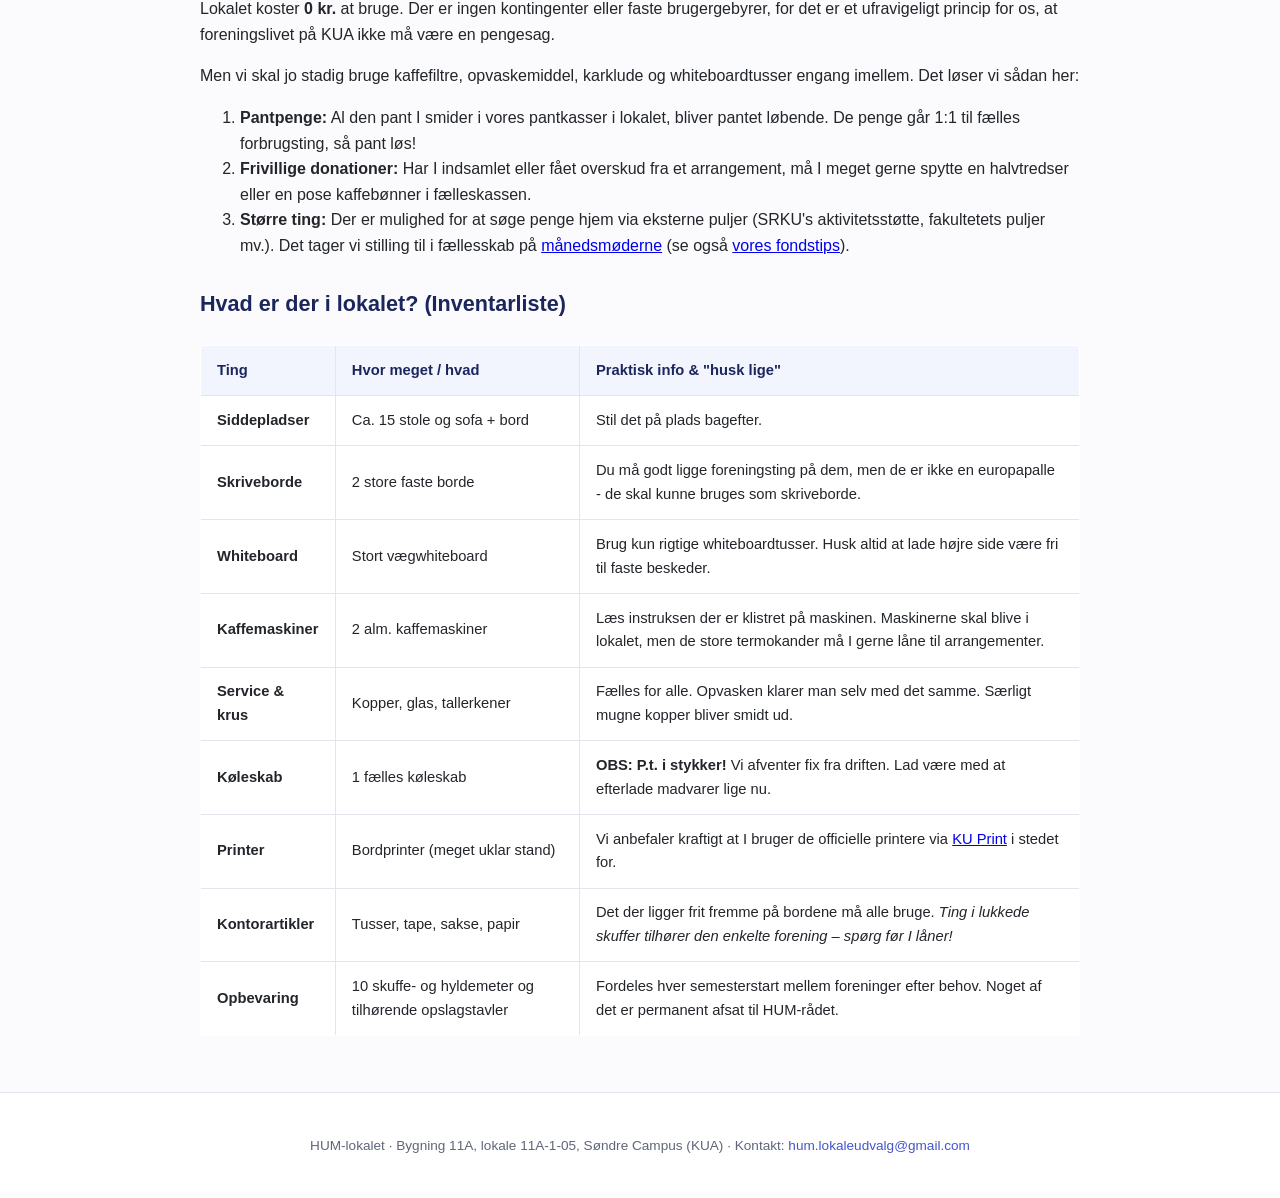
<file: om/index.html>
<!DOCTYPE html>
<html lang="da">
<head>
  <meta charset="UTF-8">
  <title>Om HUM-lokalet (frivillighed i 11A-1-05) · Søndre Campus (KUA)</title>
  <meta name="viewport" content="width=device-width, initial-scale=1.0">
  <link rel="stylesheet" href="/css/style.css">
</head>
<body>

  <header>
    <div class="header-inner">
      <h1>HUM-lokalet</h1>
      <p class="tagline">Bygning 11A-1-05 · Søndre Campus (KUA)</p>
    </div>
    <nav>
      <a href="/">Forside</a>
      <a href="/om/" class="active">Om lokalet</a>
      <a href="/booking/">Booking & Tider</a>
      <a href="/husorden/">Husorden</a>
      <a href="/moeder/">Møder & Referater</a>
      <a href="/ressourcer/">Links & Tips</a>
      <a href="/kontakt/">Kontakt & Adgang</a>
    </nav>
  </header>

  <main>
    <h2>Hvem styrer lokalet? (Demokrati & Flad struktur)</h2>
    <p>Det gør vi selv: HUM-lokaleudvalget er et åbent praksis- og brugerråd for de foreninger, foreningslæsekredse og aktive studerende, der bruger og vedligeholder rummet i hverdagen. Vi er selvstyrende under KU's overordnede foreningsrammer.</p>
    
    <p>Princippet bag udlånet følger din forenings aktivitet: Lokalet skal leve og bruges, ikke stå tomt. Efter en årrække med trusler om at lukke KU's få foreningslokaler sender vi et vigtigt signal til administrationen: Foreningslivet lever! Jo flere studerende din forening samler, og jo mere I bidrager til den fælles oprydning og drift, desto større ansvar og adgang har I til lokalet. Udover de faste foreningsmøder er HUM-rådets møder særligt prioriterede.</p>

    <!-- Billedet fra arbejdsdagen -->
    <figure class="featured-image">
      <img src="/img/uploads/img02.jpg" alt="Arbejdsdag fra øverst til nederst.">
      <figcaption>Arbejdsdag fra øverst til nederst.</figcaption>
    </figure>

    <p>Strukturen er flad:</p>
    <ul>
      <li><strong>Semesterkoordinering (februar & september):</strong> Forud for hvert semester mødes foreningerne og kalenderafstemmer efter de enkelte gruppers aktiviteter og ugentlige mødebehov. Som udgangspunkt sikrer det faste rammer for arbejdet – men vi har altid kunnet løse det, når der har været behov for ændringer. Se <a href="/booking/">booking & ugeplanen</a>.</li>
      <li><strong>Mandagsmøderne (1. mandag i måneden kl. 16.30–17.30):</strong> Et åbent driftsmøde for lokalets brugere. Her løser vi praktiske ting og rengøring, indkøb af kaffe, fejlmeldinger til Campus Service og afstemmer kalender og nye behov. Se <a href="/moeder/">dagsordener og referater</a>.</li>
      <li><strong>Hverdagsdrift:</strong> Faste foreninger, der benytter lokalet ugentligt, deles om det praktiske ansvar for at inventaret behandles ordentligt, og at rummet afleveres ryddeligt jf. <a href="/husorden/">husordenen</a>.</li>
    </ul>

    <h2>Økonomi: Alle skal kunne være med</h2>
    <p>Lokalet koster <strong>0 kr.</strong> at bruge. Der er ingen kontingenter eller faste brugergebyrer, for det er et ufravigeligt princip for os, at foreningslivet på KUA ikke må være en pengesag.</p>

    <p>Men vi skal jo stadig bruge kaffefiltre, opvaskemiddel, karklude og whiteboardtusser engang imellem. Det løser vi sådan her:</p>
    <ol>
      <li><strong>Pantpenge:</strong> Al den pant I smider i vores pantkasser i lokalet, bliver pantet løbende. De penge går 1:1 til fælles forbrugsting, så pant løs!</li>
      <li><strong>Frivillige donationer:</strong> Har I indsamlet eller fået overskud fra et arrangement, må I meget gerne spytte en halvtredser eller en pose kaffebønner i fælleskassen.</li>
      <li><strong>Større ting:</strong> Der er mulighed for at søge penge hjem via eksterne puljer (SRKU's aktivitetsstøtte, fakultetets puljer mv.). Det tager vi stilling til i fællesskab på <a href="/moeder/">månedsmøderne</a> (se også <a href="/ressourcer/">vores fondstips</a>).</li>
    </ol>

    <h2>Hvad er der i lokalet? (Inventarliste)</h2>
    <table class="inventory-table">
      <thead>
        <tr>
          <th>Ting</th>
          <th>Hvor meget / hvad</th>
          <th>Praktisk info & "husk lige"</th>
        </tr>
      </thead>
      <tbody>
        <tr>
          <td><strong>Siddepladser</strong></td>
          <td>Ca. 15 stole og sofa + bord</td>
          <td>Stil det på plads bagefter.</td>
        </tr>
        <tr>
          <td><strong>Skriveborde</strong></td>
          <td>2 store faste borde</td>
          <td>Du må godt ligge foreningsting på dem, men de er ikke en europapalle - de skal kunne bruges som skriveborde.</td>
        </tr>
        <tr>
          <td><strong>Whiteboard</strong></td>
          <td>Stort vægwhiteboard</td>
          <td>Brug kun rigtige whiteboardtusser. Husk altid at lade højre side være fri til faste beskeder.</td>
        </tr>
        <tr>
          <td><strong>Kaffemaskiner</strong></td>
          <td>2 alm. kaffemaskiner</td>
          <td>Læs instruksen der er klistret på maskinen. Maskinerne skal blive i lokalet, men de store termokander må I gerne låne til arrangementer.</td>
        </tr>
        <tr>
          <td><strong>Service & krus</strong></td>
          <td>Kopper, glas, tallerkener</td>
          <td>Fælles for alle. Opvasken klarer man selv med det samme. Særligt mugne kopper bliver smidt ud.</td>
        </tr>
        <tr>
          <td><strong>Køleskab</strong></td>
          <td>1 fælles køleskab</td>
          <td><strong>OBS: P.t. i stykker!</strong> Vi afventer fix fra driften. Lad være med at efterlade madvarer lige nu.</td>
        </tr>
        <tr>
          <td><strong>Printer</strong></td>
          <td>Bordprinter (meget uklar stand)</td>
          <td>Vi anbefaler kraftigt at I bruger de officielle printere via <a href="https://print.ku.dk/" target="_blank" rel="noopener">KU Print</a> i stedet for.</td>
        </tr>
        <tr>
          <td><strong>Kontorartikler</strong></td>
          <td>Tusser, tape, sakse, papir</td>
          <td>Det der ligger frit fremme på bordene må alle bruge. <em>Ting i lukkede skuffer tilhører den enkelte forening – spørg før I låner!</em></td>
        </tr>
        <tr>
          <td><strong>Opbevaring</strong></td>
          <td>10 skuffe- og hyldemeter og tilhørende opslagstavler</td>
          <td>Fordeles hver semesterstart mellem foreninger efter behov. Noget af det er permanent afsat til HUM-rådet.</td>
        </tr>
      </tbody>
    </table>
  </main>

  <footer>
    <p>HUM-lokalet · Bygning 11A, lokale 11A-1-05, Søndre Campus (KUA) · Kontakt: <a href="mailto:hum.lokaleudvalg@gmail.com">hum.lokaleudvalg@gmail.com</a></p>
  </footer>

</body>
</html>
</file>
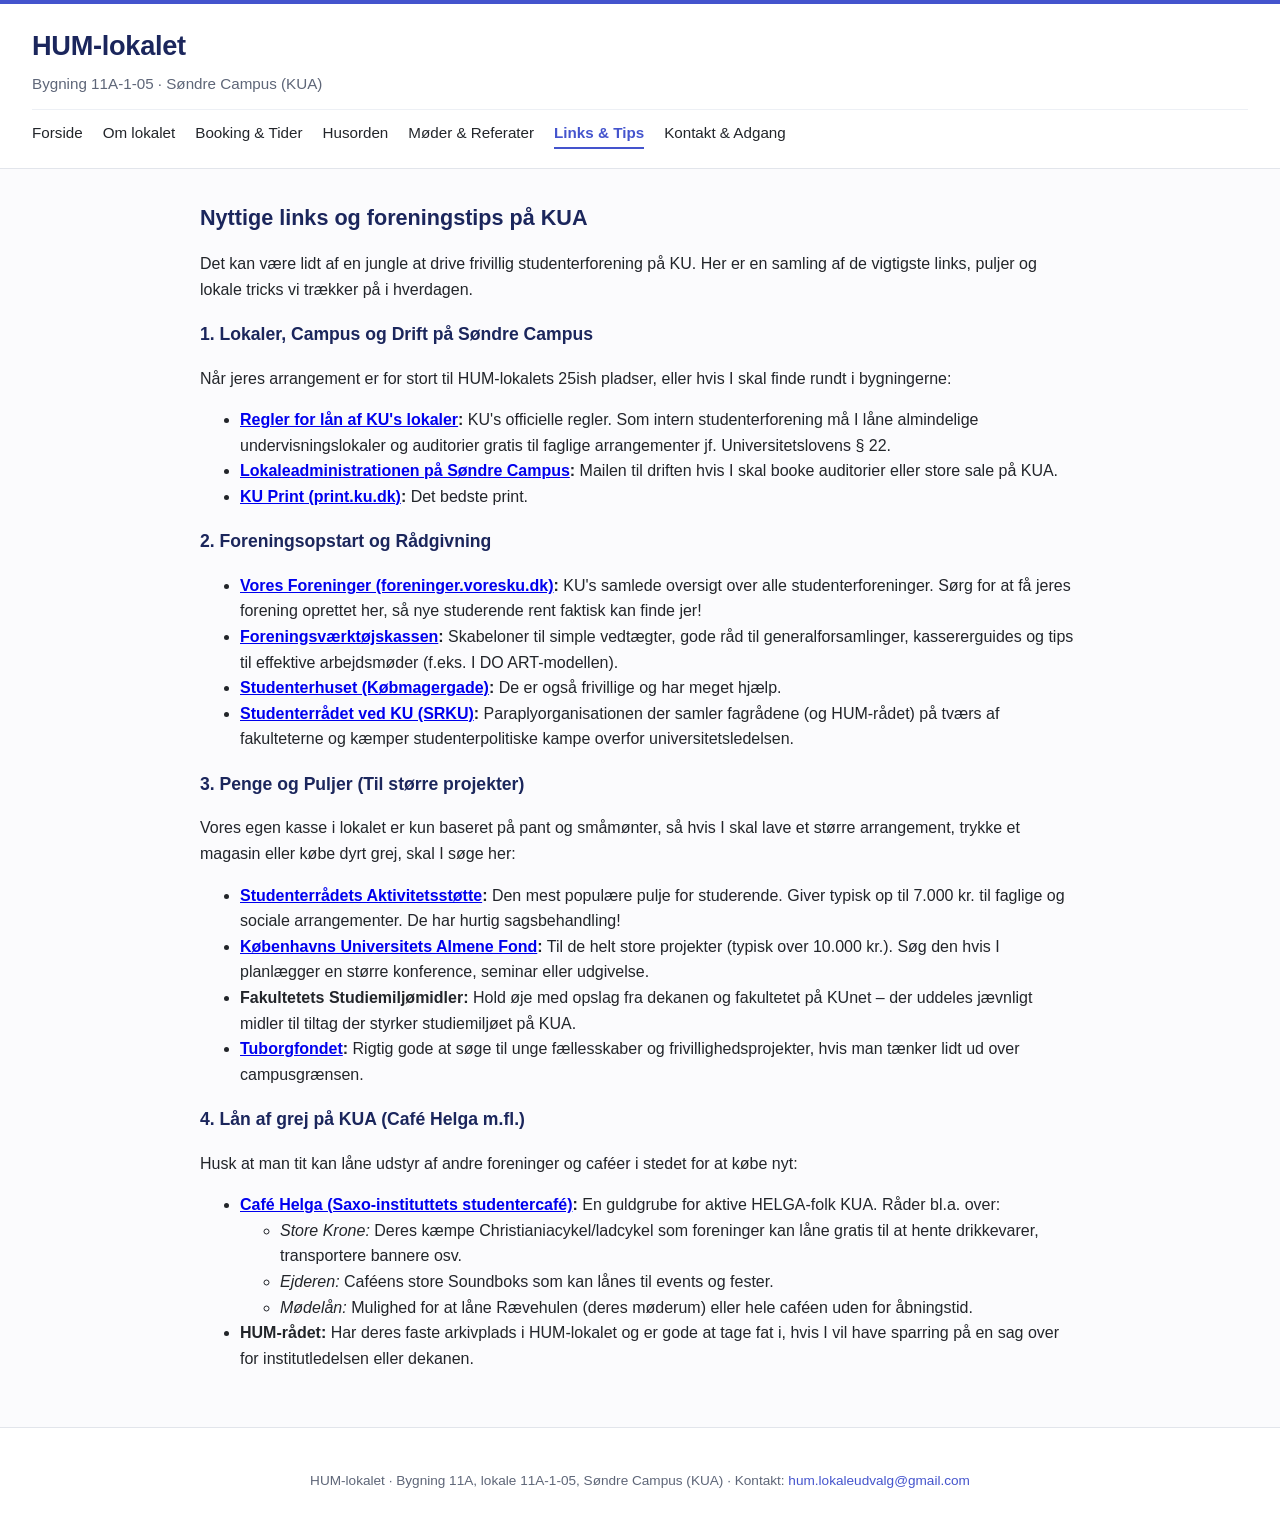
<file: ressourcer/index.html>
<!DOCTYPE html>
<html lang="da">
<head>
  <meta charset="UTF-8">
  <title>Links & Foreningstips | HUM-lokalet (11A-1-05)</title>
  <meta name="viewport" content="width=device-width, initial-scale=1.0">
  <link rel="stylesheet" href="/css/style.css">
</head>
<body>

  <header>
    <div class="header-inner">
      <h1>HUM-lokalet</h1>
      <p class="tagline">Bygning 11A-1-05 · Søndre Campus (KUA)</p>
    </div>
    <nav>
      <a href="/">Forside</a>
      <a href="/om/">Om lokalet</a>
      <a href="/booking/">Booking & Tider</a>
      <a href="/husorden/">Husorden</a>
      <a href="/moeder/">Møder & Referater</a>
      <a href="/ressourcer/" class="active">Links & Tips</a>
      <a href="/kontakt/">Kontakt & Adgang</a>
    </nav>
  </header>

  <main>
    <h2>Nyttige links og foreningstips på KUA</h2>
    <p>Det kan være lidt af en jungle at drive frivillig studenterforening på KU. Her er en samling af de vigtigste links, puljer og lokale tricks vi trækker på i hverdagen.</p>

    <section class="link-category">
      <h3>1. Lokaler, Campus og Drift på Søndre Campus</h3>
      <p>Når jeres arrangement er for stort til HUM-lokalets 25ish pladser, eller hvis I skal finde rundt i bygningerne:</p>
      <ul>
        <li>
          <strong><a href="https://om.ku.dk/besoeg/brug-ku-faciliteter/" target="_blank" rel="noopener">Regler for lån af KU's lokaler</a>:</strong>
          KU's officielle regler. Som intern studenterforening må I låne almindelige undervisningslokaler og auditorier gratis til faglige arrangementer jf. Universitetslovens § 22.
        </li>
        <li>
          <strong><a href="mailto:lokaler-soendre@adm.ku.dk">Lokaleadministrationen på Søndre Campus</a>:</strong>
          Mailen til driften hvis I skal booke auditorier eller store sale på KUA.
        </li>
        <li>
          <strong><a href="https://print.ku.dk/" target="_blank" rel="noopener">KU Print (print.ku.dk)</a>:</strong>
          Det bedste print.
        </li>
      </ul>
    </section>

    <section class="link-category">
      <h3>2. Foreningsopstart og Rådgivning</h3>
      <ul>
        <li>
          <strong><a href="https://foreninger.voresku.dk/" target="_blank" rel="noopener">Vores Foreninger (foreninger.voresku.dk)</a>:</strong>
          KU's samlede oversigt over alle studenterforeninger. Sørg for at få jeres forening oprettet her, så nye studerende rent faktisk kan finde jer!
        </li>
        <li>
          <strong><a href="https://foreninger.voresku.dk/vaerktoejskasse/" target="_blank" rel="noopener">Foreningsværktøjskassen</a>:</strong>
          Skabeloner til simple vedtægter, gode råd til generalforsamlinger, kassererguides og tips til effektive arbejdsmøder (f.eks. I DO ART-modellen).
        </li>
        <li>
          <strong><a href="https://studenterhuset.com/" target="_blank" rel="noopener">Studenterhuset (Købmagergade)</a>:</strong>
          De er også frivillige og har meget hjælp.
        </li>
        <li>
          <strong><a href="https://www.srku.dk/" target="_blank" rel="noopener">Studenterrådet ved KU (SRKU)</a>:</strong>
          Paraplyorganisationen der samler fagrådene (og HUM-rådet) på tværs af fakulteterne og kæmper studenterpolitiske kampe overfor universitetsledelsen.
        </li>
      </ul>
    </section>

    <section class="link-category">
      <h3>3. Penge og Puljer (Til større projekter)</h3>
      <p>Vores egen kasse i lokalet er kun baseret på pant og småmønter, så hvis I skal lave et større arrangement, trykke et magasin eller købe dyrt grej, skal I søge her:</p>
      <ul>
        <li>
          <strong><a href="https://www.srku.dk/tilskud" target="_blank" rel="noopener">Studenterrådets Aktivitetsstøtte</a>:</strong>
          Den mest populære pulje for studerende. Giver typisk op til 7.000 kr. til faglige og sociale arrangementer. De har hurtig sagsbehandling!
        </li>
        <li>
          <strong><a href="https://om.ku.dk/" target="_blank" rel="noopener">Københavns Universitets Almene Fond</a>:</strong>
          Til de helt store projekter (typisk over 10.000 kr.). Søg den hvis I planlægger en større konference, seminar eller udgivelse.
        </li>
        <li>
          <strong>Fakultetets Studiemiljømidler:</strong>
          Hold øje med opslag fra dekanen og fakultetet på KUnet – der uddeles jævnligt midler til tiltag der styrker studiemiljøet på KUA.
        </li>
        <li>
          <strong><a href="https://www.tuborgfondet.dk/" target="_blank" rel="noopener">Tuborgfondet</a>:</strong>
          Rigtig gode at søge til unge fællesskaber og frivillighedsprojekter, hvis man tænker lidt ud over campusgrænsen.
        </li>
      </ul>
    </section>

    <section class="link-category">
      <h3>4. Lån af grej på KUA (Café Helga m.fl.)</h3>
      <p>Husk at man tit kan låne udstyr af andre foreninger og caféer i stedet for at købe nyt:</p>
      <ul>
        <li>
          <strong><a href="https://cafehelga.dk/" target="_blank" rel="noopener">Café Helga (Saxo-instituttets studentercafé)</a>:</strong>
          En guldgrube for aktive HELGA-folk KUA. Råder bl.a. over:
          <ul>
            <li><em>Store Krone:</em> Deres kæmpe Christianiacykel/ladcykel som foreninger kan låne gratis til at hente drikkevarer, transportere bannere osv.</li>
            <li><em>Ejderen:</em> Caféens store Soundboks som kan lånes til events og fester.</li>
            <li><em>Mødelån:</em> Mulighed for at låne Rævehulen (deres møderum) eller hele caféen uden for åbningstid.</li>
          </ul>
        </li>
        <li>
          <strong>HUM-rådet:</strong>
          Har deres faste arkivplads i HUM-lokalet og er gode at tage fat i, hvis I vil have sparring på en sag over for institutledelsen eller dekanen.
        </li>
      </ul>
    </section>
  </main>

  <footer>
    <p>HUM-lokalet · Bygning 11A, lokale 11A-1-05, Søndre Campus (KUA) · Kontakt: <a href="mailto:hum.lokaleudvalg@gmail.com">hum.lokaleudvalg@gmail.com</a></p>
  </footer>

</body>
</html>
</file>
<file: css/style.css>
/* HUM-lokalet stilark - KUA Søndre Campus (11A-1-05) */
:root {
  --primary-blue: #4454cd;
  --primary-hover: #3241b2;
  --dark-blue: #1b265c;
  --light-blue-bg: #f2f5fd;
  --border-blue: #cdd6f7;
  --text-main: #22252a;
  --text-muted: #5e6678;
  --bg-page: #fbfbfd;
  --bg-surface: #ffffff;
  --border-light: #e2e5eb;
  --notice-bg: #fff9e6;
  --notice-border: #f59e0b;
}

body {
  font-family: -apple-system, BlinkMacSystemFont, "Segoe UI", Roboto, Helvetica, Arial, sans-serif;
  line-height: 1.6;
  color: var(--text-main);
  background: var(--bg-page);
  margin: 0;
  padding: 0;
}

header {
  background: var(--bg-surface);
  border-top: 4px solid var(--primary-blue);
  border-bottom: 1px solid var(--border-light);
  padding: 1.25rem 2rem 0.5rem 2rem;
}

.header-inner h1 {
  margin: 0;
  font-size: 1.7rem;
  color: var(--dark-blue);
  letter-spacing: -0.3px;
}

.tagline {
  margin: 0.25rem 0 0.85rem 0;
  color: var(--text-muted);
  font-size: 0.95rem;
}

nav {
  display: flex;
  flex-wrap: wrap;
  gap: 1.25rem;
  padding: 0.65rem 0;
  border-top: 1px solid #edf0f5;
}

nav a {
  text-decoration: none;
  color: var(--text-main);
  font-weight: 500;
  font-size: 0.95rem;
  padding-bottom: 2px;
  transition: color 0.15s ease, border-bottom 0.15s ease;
}

nav a:hover {
  color: var(--primary-blue);
}

nav a.active {
  color: var(--primary-blue);
  font-weight: 600;
  border-bottom: 2px solid var(--primary-blue);
}

main {
  max-width: 880px;
  margin: 2rem auto;
  padding: 0 1.25rem;
}

h2 {
  color: var(--dark-blue);
  font-size: 1.35rem;
  margin-top: 1.75rem;
  margin-bottom: 0.65rem;
}

h3 {
  color: var(--dark-blue);
  font-size: 1.1rem;
}

/* Den velkendte gule opslagstavleboks */
.notice-box {
  background: var(--notice-bg);
  border-left: 5px solid var(--notice-border);
  padding: 1rem 1.25rem;
  margin-bottom: 2rem;
  border-radius: 0 4px 4px 0;
}

.notice-box h3 {
  margin-top: 0;
  color: #b45309;
}

/* Billeder og figurer */
.featured-image {
  margin: 1.75rem 0;
  border: 1px solid var(--border-light);
  border-radius: 6px;
  overflow: hidden;
  background: #fff;
  box-shadow: 0 2px 6px rgba(68, 84, 205, 0.06);
}

.featured-image img {
  width: 100%;
  height: auto;
  display: block;
}

.featured-image figcaption {
  padding: 0.65rem 1rem;
  font-size: 0.88rem;
  color: var(--text-muted);
  background: var(--light-blue-bg);
  border-top: 1px solid var(--border-blue);
  font-style: italic;
}

/* Moduler og bokse */
.boxes-grid, .schedule-rules {
  display: grid;
  grid-template-columns: repeat(auto-fit, minmax(250px, 1fr));
  gap: 1.25rem;
  margin: 1.5rem 0;
}

.box, .rule-card, .rule, .info-card, .mail-box, .faq-item {
  background: #fff;
  border: 1px solid var(--border-light);
  border-radius: 4px;
  padding: 1.2rem;
  box-shadow: 0 1px 3px rgba(0,0,0,0.03);
}

.box h3, .rule-card h3, .faq-item h3 {
  color: var(--primary-blue);
  margin-top: 0;
  font-size: 1.05rem;
}

.meeting-callout {
  background: var(--light-blue-bg);
  border-left: 4px solid var(--primary-blue);
  padding: 1.25rem;
  margin-top: 2rem;
  border-radius: 0 4px 4px 0;
}

.meeting-callout h3 {
  margin-top: 0;
  color: var(--primary-blue);
}

.house-rules-list, .faq-list {
  display: flex;
  flex-direction: column;
  gap: 1.25rem;
  margin-top: 1.5rem;
}

.faq-item p:last-child {
  margin-bottom: 0;
}

/* Kalender integration */
.calendar-section {
  margin: 2rem 0;
}

.calendar-wrapper {
  position: relative;
  background: #fff;
  border: 1px solid var(--border-blue);
  border-radius: 6px;
  overflow-x: auto;
  -webkit-overflow-scrolling: touch;
  box-shadow: 0 2px 8px rgba(68, 84, 205, 0.08);
  margin: 1rem 0;
}

.calendar-wrapper iframe {
  width: 100%;
  min-width: 600px;
  height: 600px;
  border: 0;
  display: block;
}

@media (max-width: 640px) {
  .calendar-wrapper iframe {
    height: 520px;
    min-width: 540px;
  }
}

/* Tabeller */
table {
  width: 100%;
  border-collapse: collapse;
  margin: 1.5rem 0;
  background: #fff;
  border-radius: 4px;
  overflow: hidden;
  border: 1px solid var(--border-light);
}

th, td {
  border: 1px solid var(--border-light);
  padding: 0.8rem 1rem;
  text-align: left;
  font-size: 0.92rem;
}

th {
  background: var(--light-blue-bg);
  color: var(--dark-blue);
  font-weight: 600;
}

tr:hover {
  background: #fafbfe;
}

.btn {
  display: inline-block;
  background: var(--primary-blue);
  color: #fff;
  padding: 0.55rem 1.15rem;
  text-decoration: none;
  border-radius: 4px;
  font-size: 0.92rem;
  font-weight: 500;
  margin-top: 0.5rem;
  transition: background 0.15s ease;
}

.btn:hover {
  background: var(--primary-hover);
}

footer {
  border-top: 1px solid var(--border-light);
  background: #fff;
  margin-top: 3.5rem;
  padding: 1.75rem 2rem;
  text-align: center;
  font-size: 0.85rem;
  color: var(--text-muted);
}

footer a {
  color: var(--primary-blue);
  text-decoration: none;
}

footer a:hover {
  text-decoration: underline;
}
</file>
